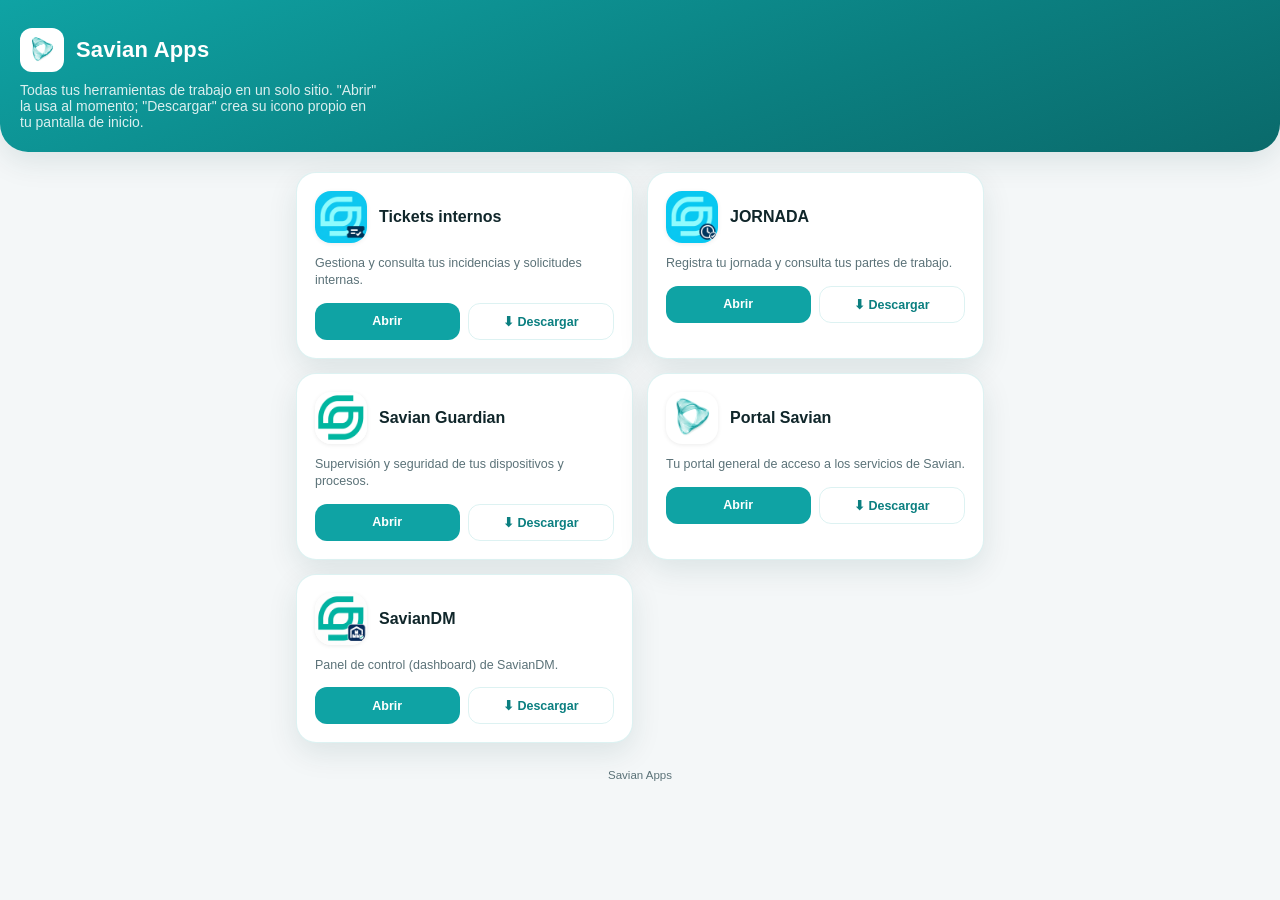
<file: interno_index.html>
<!DOCTYPE html>
<html lang="es">
<head>
<meta charset="UTF-8" />
<meta name="viewport" content="width=device-width, initial-scale=1, viewport-fit=cover, maximum-scale=1" />
<title>Savian Apps</title>
<meta name="description" content="Acceso rápido a las herramientas internas de Savian" />

<!-- PWA manifest -->
<link rel="manifest" href="interno_manifest.json" />
<meta name="theme-color" content="#0fa3a4" />
<link rel="icon" href="interno_icons/interno_favicon.png" sizes="64x64" type="image/png" />
<link rel="icon" href="interno_icons/interno_favicon-32.png" sizes="32x32" type="image/png" />

<!-- Android / Chrome / escritorio -->
<meta name="mobile-web-app-capable" content="yes" />

<!-- iOS "Añadir a pantalla de inicio" -->
<meta name="apple-mobile-web-app-capable" content="yes" />
<meta name="apple-mobile-web-app-status-bar-style" content="black-translucent" />
<meta name="apple-mobile-web-app-title" content="Savian Apps" />
<link rel="apple-touch-icon" href="interno_icons/interno_apple-touch-icon.png" />

<style>
  :root{
    --teal: #0fa3a4;
    --teal-dark: #0b7f80;
    --cyan: #14c7ee;
    --bg: #f4f7f8;
    --card: #ffffff;
    --text: #10262a;
    --muted: #5b7278;
    --border: rgba(15,163,164,0.14);
    --shadow: 0 10px 30px rgba(11,60,62,0.10);
  }
  @media (prefers-color-scheme: dark){
    :root{
      --bg: #0c1416;
      --card: #10201f;
      --text: #eef7f6;
      --muted: #9db3b3;
      --border: rgba(20,199,238,0.18);
      --shadow: 0 10px 30px rgba(0,0,0,0.45);
    }
  }
  *{ box-sizing: border-box; }
  html,body{ height:100%; }
  body{
    margin:0;
    background: var(--bg);
    color: var(--text);
    font-family: -apple-system, BlinkMacSystemFont, "Segoe UI", Roboto, Helvetica, Arial, sans-serif;
    padding-bottom: calc(24px + env(safe-area-inset-bottom));
  }
  header{
    padding: calc(28px + env(safe-area-inset-top)) 20px 22px;
    background: linear-gradient(160deg, var(--teal) 0%, var(--teal-dark) 60%, #0a6a6b 100%);
    color: #fff;
    border-radius: 0 0 28px 28px;
    box-shadow: var(--shadow);
  }
  .brand{ display:flex; align-items:center; gap:12px; }
  .brand img{ width:44px; height:44px; border-radius:12px; background:#fff; padding:5px; }
  .brand h1{ margin:0; font-size: 22px; letter-spacing: 0.2px; }
  header p{ margin: 10px 0 0; font-size: 14px; color: rgba(255,255,255,0.85); max-width: 46ch; }

  main{ max-width: 720px; margin: 0 auto; padding: 20px 16px 8px; }

  .grid{ display:grid; grid-template-columns: repeat(2, 1fr); gap: 14px; }
  @media (max-width: 420px){ .grid{ grid-template-columns: 1fr; } }

  .card{
    display:flex; flex-direction:column; gap: 10px;
    background: var(--card);
    border: 1px solid var(--border);
    border-radius: 20px;
    padding: 18px;
    box-shadow: var(--shadow);
  }
  .card-top{ display:flex; align-items:center; gap:12px; }
  .icon-wrap{
    width:52px; height:52px; border-radius: 16px; overflow:hidden;
    background:#fff; display:flex; align-items:center; justify-content:center;
    box-shadow: 0 1px 4px rgba(0,0,0,0.08); flex-shrink:0;
  }
  .icon-wrap img{ width:100%; height:100%; object-fit:cover; }
  .card h2{ margin:0; font-size: 16px; }
  .card p{ margin: 2px 0 0; font-size: 12.5px; color: var(--muted); line-height:1.35; }

  .card-actions{ display:flex; gap:8px; margin-top:4px; }
  .btn{
    flex:1;
    display:flex; align-items:center; justify-content:center; gap:6px;
    text-decoration:none;
    font-size: 12.5px; font-weight:700;
    padding: 10px 10px;
    border-radius: 12px;
    -webkit-tap-highlight-color: transparent;
    border: none;
  }
  .btn:active{ transform: scale(0.97); }
  .btn-open{ background: var(--teal); color:#fff; }
  .btn-download{ background: transparent; color: var(--teal-dark); border: 1px solid var(--border); }
  @media (prefers-color-scheme: dark){ .btn-download{ color: var(--cyan); } }

  #install-banner{
    max-width: 720px; margin: 4px auto 0; padding: 14px 16px;
    background: var(--card); border: 1px solid var(--border); border-radius: 16px;
    box-shadow: var(--shadow); display:flex; align-items:center; gap: 12px;
  }
  #install-banner.hidden{ display:none; }
  #install-banner p{ margin:0; font-size: 13px; color: var(--muted); flex:1; line-height:1.4; }
  #install-banner strong{ color: var(--text); }
  #install-btn{ background: var(--teal); color:#fff; border:none; border-radius: 12px; padding: 10px 14px; font-size: 13px; font-weight:600; white-space:nowrap; }
  #install-close{ background: transparent; border: none; color: var(--muted); font-size: 18px; line-height:1; padding: 4px; }

  footer{ text-align:center; color: var(--muted); font-size: 11.5px; padding: 26px 16px 6px; }
</style>
</head>
<body>

<header>
  <div class="brand">
    <img src="interno_assets/interno_portal-card.png" alt="" />
    <h1>Savian Apps</h1>
  </div>
  <p>Todas tus herramientas de trabajo en un solo sitio. "Abrir" la usa al momento; "Descargar" crea su icono propio en tu pantalla de inicio.</p>
</header>

<main>
  <div id="install-banner" class="hidden">
    <p id="install-text"><strong>Instala Savian Apps</strong><br/>Añádela a tu pantalla de inicio para abrirla como una app.</p>
    <button id="install-btn" type="button">Instalar</button>
    <button id="install-close" type="button" aria-label="Cerrar">✕</button>
  </div>

  <section class="grid" id="apps-grid" aria-label="Aplicaciones Savian">
    <!-- Las tarjetas se generan solas desde interno_apps.json, ver <script> más abajo -->
  </section>

  <footer>Savian Apps</footer>
</main>

<script>
  /* ════════════════════════════════════════════════════════════════
     CÓMO AÑADIR UNA NUEVA APP AL HUB (por ejemplo, una que
     desarrollemos más adelante):

     1) Abre "interno_apps.json" y añade un bloque nuevo al array
        "apps" con: id, name, shortName, description, url,
        themeColor, cardIcon e installPath. Con eso YA aparece la
        tarjeta aquí abajo, sin tocar este archivo.

     2) Para que el botón "Descargar" de esa tarjeta funcione (icono
        propio en el escritorio/pantalla de inicio), copia la carpeta
        "interno_apps/interno_template/" completa, renómbrala (por
        ejemplo "interno_apps/interno_miappnueva/"), y dentro:
          - cambia la URL en interno_index.html (constante APP_URL)
          - cambia nombre/colores en interno_manifest.json
          - sustituye los iconos interno_icon-*.png por el logo de la
            nueva app (puedes usar interno_scripts/interno_generar_iconos.py
            para generarlos automáticamente a partir de un logo).
        Esa carpeta ya trae los comentarios explicando cada paso.

     Todo lo demás (tarjetas, botón "Abrir", banner de instalación del
     hub) es automático.
     ════════════════════════════════════════════════════════════════ */

  const grid = document.getElementById("apps-grid");

  fetch("interno_apps.json")
    .then((r) => r.json())
    .then((data) => {
      data.apps.forEach((app) => {
        const card = document.createElement("div");
        card.className = "card";
        card.innerHTML = `
          <div class="card-top">
            <div class="icon-wrap"><img src="${app.cardIcon}" alt="" /></div>
            <div>
              <h2>${app.name}</h2>
            </div>
          </div>
          <p>${app.description}</p>
          <div class="card-actions">
            <a class="btn btn-open" href="${app.url}">Abrir</a>
            <a class="btn btn-download" href="${app.installPath}">⬇ Descargar</a>
          </div>
        `;
        grid.appendChild(card);
      });
    })
    .catch((err) => {
      grid.innerHTML = '<p style="color:var(--muted)">No se han podido cargar las apps (interno_apps.json).</p>';
      console.error(err);
    });

  // ---- Service worker (instalabilidad en Android/Chrome/escritorio + shell offline) ----
  if ("serviceWorker" in navigator) {
    window.addEventListener("load", () => {
      navigator.serviceWorker.register("interno_sw.js").catch(() => {});
    });
  }

  // ---- Detecta si ya se está ejecutando instalada (standalone) ----
  function isStandalone(){
    return window.matchMedia("(display-mode: standalone)").matches || window.navigator.standalone === true;
  }

  const ua = window.navigator.userAgent;
  const isIOS = /iphone|ipad|ipod/i.test(ua) || (navigator.platform === "MacIntel" && navigator.maxTouchPoints > 1);
  const isAndroid = /android/i.test(ua);

  const banner = document.getElementById("install-banner");
  const text = document.getElementById("install-text");
  const btn = document.getElementById("install-btn");
  const closeBtn = document.getElementById("install-close");

  let deferredPrompt = null;

  window.addEventListener("beforeinstallprompt", (e) => {
    e.preventDefault();
    deferredPrompt = e;
    if (!isStandalone()) showBanner();
  });

  function showBanner(){
    if (sessionStorage.getItem("savian-install-dismissed")) return;
    banner.classList.remove("hidden");
  }

  if (!isStandalone()){
    if (isIOS){
      text.innerHTML = "<strong>Instala Savian Apps</strong><br/>Toca compartir <span aria-hidden='true'>⬆️</span> y luego “Añadir a pantalla de inicio”.";
      btn.style.display = "none";
      showBanner();
    } else if (isAndroid){
      setTimeout(() => {
        if (!deferredPrompt && !isStandalone()){
          text.innerHTML = "<strong>Instala Savian Apps</strong><br/>Abre el menú ⋮ de Chrome y toca “Instalar aplicación”.";
          btn.style.display = "none";
          showBanner();
        }
      }, 2500);
    }
  }

  btn.addEventListener("click", async () => {
    if (!deferredPrompt) return;
    deferredPrompt.prompt();
    await deferredPrompt.userChoice;
    deferredPrompt = null;
    banner.classList.add("hidden");
  });

  closeBtn.addEventListener("click", () => {
    banner.classList.add("hidden");
    sessionStorage.setItem("savian-install-dismissed", "1");
  });
</script>
</body>
</html>
</file>
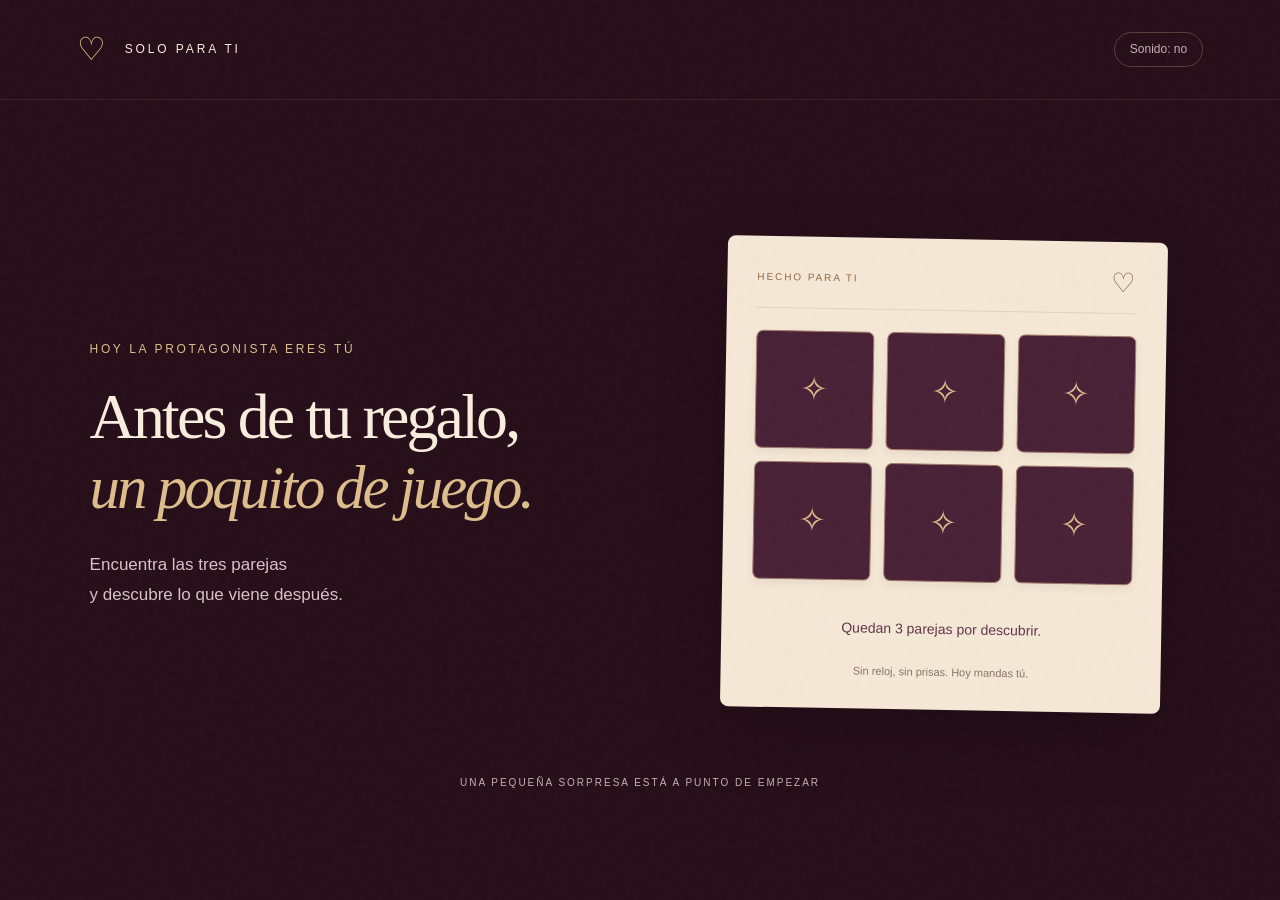
<file: regalo_index.html>
<!doctype html>
<html lang="es">
<head>
  <meta charset="utf-8">
  <meta name="viewport" content="width=device-width, initial-scale=1">
  <meta name="theme-color" content="#260e19">
  <meta name="description" content="Una pequeña sorpresa, preparada con mucho cariño. Solo para ti.">
  <meta name="robots" content="noindex, nofollow">
  <title>Una sorpresa, solo para ti ♡</title>
  <link rel="icon" href="data:image/svg+xml,%3Csvg xmlns='http://www.w3.org/2000/svg' viewBox='0 0 64 64'%3E%3Crect width='64' height='64' rx='16' fill='%23260e19'/%3E%3Ctext x='32' y='47' text-anchor='middle' font-size='48' fill='%23e3bd83'%3E%E2%99%A1%3C/text%3E%3C/svg%3E">
  <link rel="stylesheet" href="regalo_estilo.css">
  <script src="regalo_sorpresa.js" defer></script>
</head>
<body class="prelude">
  <div class="grain" aria-hidden="true"></div>
  <div id="confetti" aria-hidden="true"></div>
  <header class="masthead"><span class="brand"><span aria-hidden="true">♡</span> SOLO PARA TI</span><button class="sound" id="sound" type="button" aria-pressed="false">Sonido: no</button></header>
  <main>
    <section id="game-screen" class="screen game-screen" aria-labelledby="game-title">
      <div class="game-intro"><p class="eyebrow">HOY LA PROTAGONISTA ERES TÚ</p><h1 id="game-title" tabindex="-1">Antes de tu regalo,<br> <em>un poquito de juego.</em></h1><p class="lead">Encuentra las tres parejas<br> y descubre lo que viene después.</p></div>
      <div class="game-board"><div class="game-board-top"><span>HECHO PARA TI</span><span aria-hidden="true">♡</span></div><div id="cards" class="cards"></div><p id="game-status" aria-live="polite">Quedan 3 parejas por descubrir.</p><p class="game-foot">Sin reloj, sin prisas. Hoy mandas tú.</p></div>
      <p class="prelude-foot">UNA PEQUEÑA SORPRESA ESTÁ A PUNTO DE EMPEZAR</p>
    </section>
    <section id="birthday-screen" class="screen birthday-screen" aria-labelledby="birthday-title" hidden>
      <p class="eyebrow">PIDE UN DESEO, CUMPLEAÑERA</p><h1 id="birthday-title" tabindex="-1">25 vueltas al sol.<br> <em>Y lo mejor está por venir.</em></h1>
      <div class="birthday-scene"><div class="cake-glow" aria-hidden="true"></div><img class="birthday-cake" src="regalo_tarta.png" width="1024" height="1024" alt="Tarta de cumpleaños con las velas doradas 25 encendidas"><button id="little-gift" class="little-gift" type="button" aria-label="Abrir la cajita que está al lado de la tarta"><span class="little-gift-hint">Psst… esto es para ti ♡</span><img src="regalo_caja.png" width="720" height="720" alt="Una pequeña caja de regalo burdeos con lazo dorado"><span class="little-gift-label">TOCA TU REGALITO</span></button></div>
      <p class="birthday-wish">Feliz cumpleaños, mi persona favorita. <span aria-hidden="true">♡</span></p>
    </section>
    <section id="box-screen" class="screen intro" aria-labelledby="intro-title" hidden>
      <div class="intro-copy"><p class="eyebrow">HAY ALGO QUE QUIERO DARTE</p><h1 id="intro-title" tabindex="-1">Lo bonito<br> se hace <em>esperar.</em></h1><p class="lead">Y esta pequeña caja<br> guarda algo muy bonito para ti.</p><span class="small-love">Hecho con una dosis extra de cariño <span aria-hidden="true">♡</span></span></div>
      <div class="gift-area"><div class="orbit" aria-hidden="true"></div><span class="spark spark-one" aria-hidden="true">✧</span><span class="spark spark-two" aria-hidden="true">✦</span><span class="gift-caption" aria-hidden="true">un poquito de paciencia…</span><button id="gift" class="gift" type="button" aria-label="Toca la caja para abrir tu regalo. Faltan 18 toques."><img src="regalo_caja.png" alt="Una caja de regalo burdeos con un lazo dorado" width="720" height="720" fetchpriority="high"><span class="gift-tap">TOCA LA CAJITA <span aria-hidden="true">♡</span></span></button><div class="opening-progress"><p id="tap-message" aria-live="polite">Los regalos buenos se abren con ganas.</p><div class="progress-track" role="progressbar" aria-label="Progreso para abrir el regalo" aria-valuemin="0" aria-valuemax="18" aria-valuenow="0"><span id="progress-fill"></span></div><p class="count"><span id="count">0</span> / 18 toquecitos de amor</p></div></div>
    </section>
    <section id="envelope-screen" class="screen envelope-screen" aria-labelledby="envelope-title" hidden>
      <p class="eyebrow">LAS MEJORES COSAS EMPIEZAN ASÍ</p><h1 id="envelope-title" tabindex="-1">Antes, unas <em>palabras.</em></h1><p class="lead">Hay una nota con tu nombre.<br> Bueno, con algo todavía mejor.</p>
      <button id="envelope" class="envelope" type="button" aria-label="Abre el sobre y lee la nota"><span class="envelope-paper">Para mi persona favorita</span><span class="envelope-fold"></span><span class="seal" aria-hidden="true">♡</span></button><p class="envelope-instruction">Toca el corazón para abrir el sobre</p>
    </section>
    <section id="note-screen" class="screen note-screen" aria-labelledby="note-title" hidden>
      <article class="letter"><span class="letter-mark" aria-hidden="true">♡</span><p class="eyebrow">UNA NOTA PARA TI</p><h1 id="note-title" tabindex="-1">Nalgona,</h1><p>Este año he decidido dejar los regalos de Temu en el carrito, para regalarte este regalito.</p><p>Y no me refiero al pareado que me acabo de tirar, me refiero a la experiencia que te voy a regalar.</p><p class="signature">Besos,<br> tu amado y querido guapetón</p><div class="letter-bottom"><button id="reveal" class="button dark-button" type="button">Quitar la nota y descubrirlo</button></div></article>
    </section>
    <section id="reveal-screen" class="reveal-screen" aria-labelledby="reveal-title" hidden>
      <div class="reveal-hero"><img src="regalo_aire.png" class="pool-photo" alt="Baños de AIRE Almería, con una piscina entre paredes de ladrillo y velas" width="1536" height="1024"><div class="hero-shade"></div><div class="hero-copy"><p class="eyebrow">AHORA SÍ. TU REGALO.</p><h1 id="reveal-title" tabindex="-1">Un respiro.<br> Un mimo.<br> <em>Un momento para ti.</em></h1><p>Baños termales y un masaje relajante<br> en AIRE Ancient Baths Almería.</p><a class="discover-link" href="#experience">Descubre tu experiencia <span aria-hidden="true">↓</span></a></div><span class="hero-side">EL LUJO DE PARAR EL TIEMPO</span></div>
      <div id="experience" class="experience"><div class="experience-heading"><p class="eyebrow">TE MERECES ESTO, Y MUCHO MÁS</p><h2>Modo desconexión: <em>activado.</em></h2><p>Agua calentita, luz de velas y ese maravilloso<br class="desktop-break"> momento en el que no tienes que hacer absolutamente nada.</p></div>
        <div class="experience-grid"><figure class="massage-photo"><img src="regalo_masaje.png" alt="Masaje corporal relajante en un ambiente cálido" width="1536" height="1024" loading="lazy"><figcaption>Tu única tarea: dejarte cuidar.</figcaption></figure><article class="ticket"><div class="ticket-top"><span>UNA EXPERIENCIA PARA RECORDAR</span><span aria-hidden="true">✦</span></div><p class="eyebrow">AIRE · ALMERÍA</p><h3>Ancient<br> <em>Relaxing Massage</em></h3><p class="ticket-description">El regalo perfecto para bajar el ritmo<br> y disfrutar con todos los sentidos.</p><dl><div><dt>El plan</dt><dd>Baños termales + masaje</dd></div><div><dt>El masaje</dt><dd>30 minutos de relax</dd></div><div><dt>La experiencia</dt><dd>120 minutos en total</dd></div><div class="date-row"><dt>La fecha</dt><dd>La elegimos juntos ♡</dd></div></dl><p class="ticket-foot">Un regalo pensado con mucho cariño.<br> La fecha y la reserva quedan por concretar.</p></article></div>
        <div class="closing"><span class="closing-star" aria-hidden="true">✧</span><h2>Menos cosas.<br> <em>Más momentos bonitos.</em></h2><p>Y este es solo para ti.</p><div class="closing-actions"><button id="read-note" class="text-button" type="button">Volver a leer la nota</button></div></div>
      </div><footer class="reveal-footer"><span>CON AMOR, DE MÍ PARA TI.</span><button id="restart" class="text-button" type="button">Volver a empezar la sorpresa</button></footer>
    </section>
  </main>
  <nav class="journey" aria-label="Pasos de la sorpresa"><span class="current" id="step-1" aria-current="step">01 <b>LA CAJA</b></span><i></i><span id="step-2">02 <b>LA NOTA</b></span><i></i><span id="step-3">03 <b>LA SORPRESA</b></span></nav>
  <noscript><div class="no-js">Para abrir la sorpresa, activa JavaScript en tu navegador.</div></noscript>
</body>
</html>
</file>
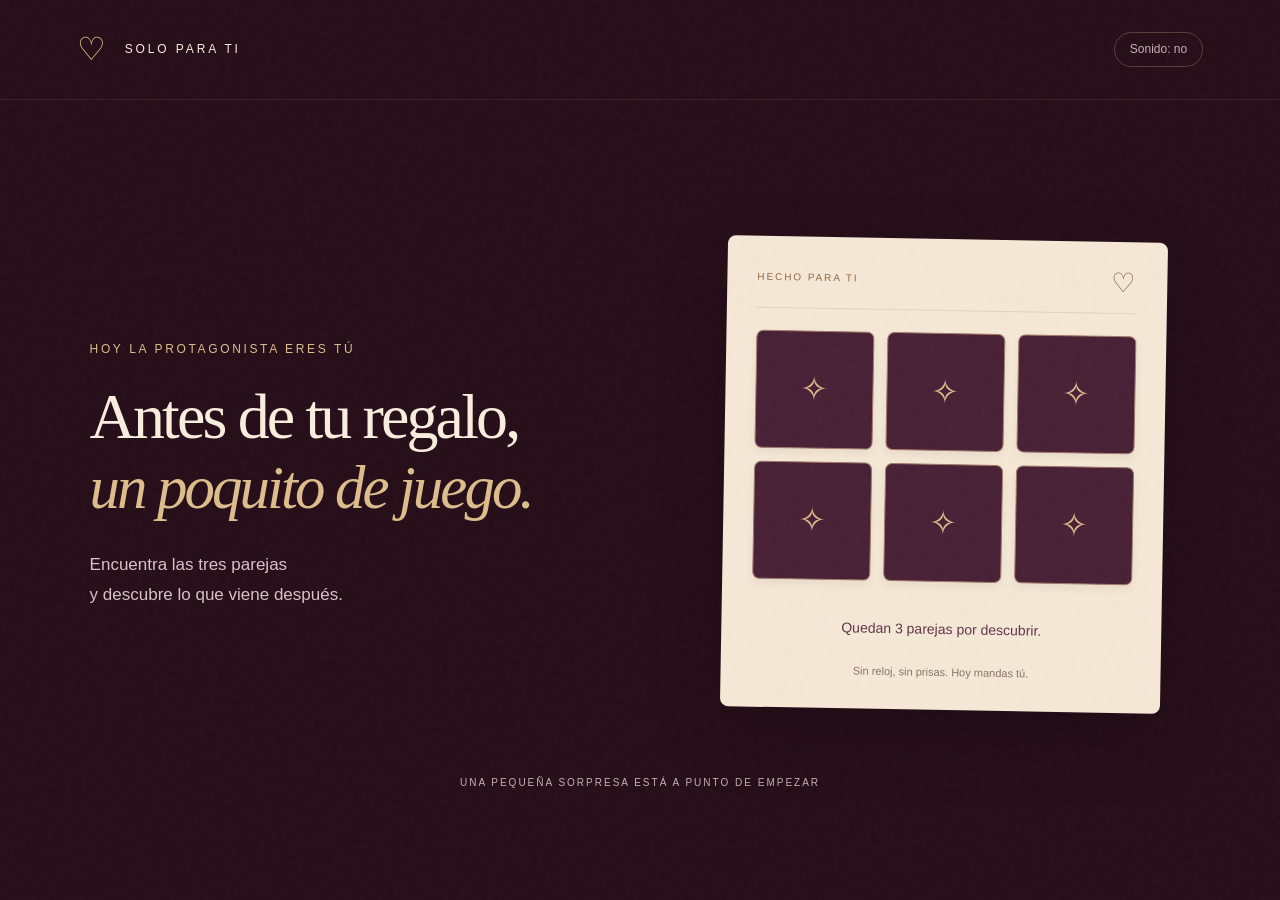
<file: regalo_inicio.html>
<!doctype html>
<html lang="es"><head><meta charset="utf-8"><meta name="viewport" content="width=device-width,initial-scale=1"><meta http-equiv="refresh" content="0;url=regalo_index.html"><title>Tu sorpresa</title><script>location.replace("regalo_index.html"+location.hash)</script></head><body><a href="regalo_index.html">Abrir tu sorpresa</a></body></html>
</file>
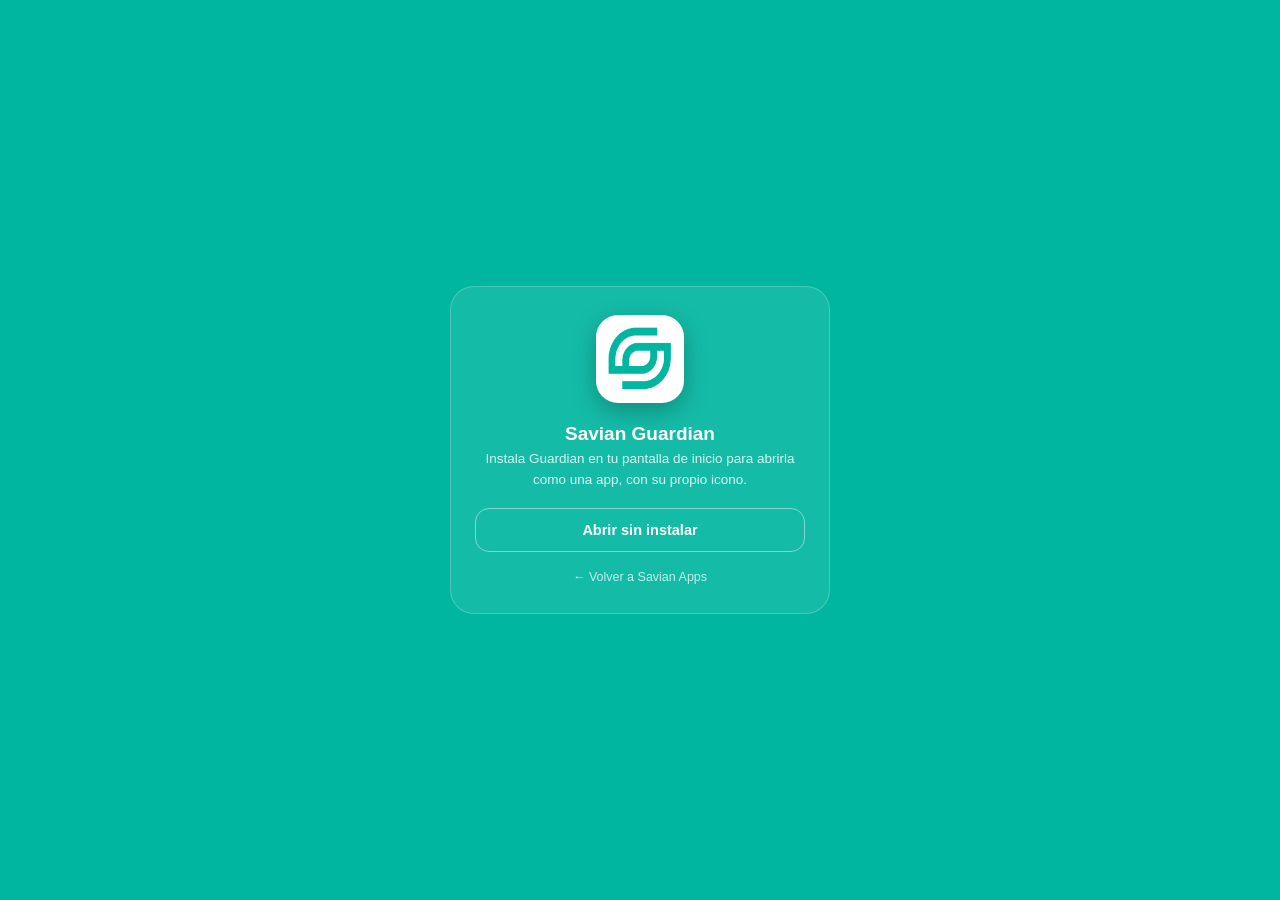
<file: interno_apps/interno_guardian/interno_index.html>
<!DOCTYPE html>
<html lang="es">
<head>
<meta charset="UTF-8" />
<meta name="viewport" content="width=device-width, initial-scale=1, viewport-fit=cover, maximum-scale=1" />
<title>Savian Guardian</title>

<!--
  ══════════════════════════════════════════════════════════════════
  Mini-lanzador instalable de "Savian Guardian".
  No es la herramienta en sí: es una página mínima, propia de Savian
  Apps, cuyo único trabajo es:
    1) Si ya está instalada (abierta desde su icono en el escritorio/
       pantalla de inicio) -> te manda directa a la web real, sin
       enseñar nada de esto.
    2) Si NO está instalada todavía (la abriste desde el botón
       "Descargar" del hub) -> te enseña cómo instalarla, con el
       nombre y el logo de "Savian Guardian".
  Así cada app puede tener su propio icono independiente en el
  escritorio/pantalla de inicio, aunque en realidad todas sean webs.
  ══════════════════════════════════════════════════════════════════
-->

<link rel="manifest" href="interno_manifest.json" />
<meta name="theme-color" content="#00b6a0" />
<meta name="mobile-web-app-capable" content="yes" />
<meta name="apple-mobile-web-app-capable" content="yes" />
<meta name="apple-mobile-web-app-status-bar-style" content="black-translucent" />
<meta name="apple-mobile-web-app-title" content="Guardian" />
<link rel="apple-touch-icon" href="interno_apple-touch-icon.png" />
<link rel="icon" href="interno_favicon.png" sizes="64x64" type="image/png" />

<style>
  :root{ --theme: #00b6a0; }
  *{ box-sizing:border-box; }
  html,body{ height:100%; }
  body{
    margin:0;
    min-height:100%;
    display:flex; align-items:center; justify-content:center;
    background: var(--theme);
    font-family:-apple-system,BlinkMacSystemFont,"Segoe UI",Roboto,Helvetica,Arial,sans-serif;
    color:#fff;
    padding: 24px;
    padding-top: calc(24px + env(safe-area-inset-top));
    padding-bottom: calc(24px + env(safe-area-inset-bottom));
  }
  .box{
    width:100%; max-width:380px;
    background: rgba(255,255,255,0.08);
    border:1px solid rgba(255,255,255,0.22);
    border-radius:24px;
    padding:28px 24px;
    text-align:center;
    backdrop-filter: blur(6px);
  }
  .box img{
    width:88px; height:88px; border-radius:22px;
    background:#fff;
    padding:8px;
    box-shadow:0 8px 24px rgba(0,0,0,0.25);
  }
  .box h1{ font-size:19px; margin:16px 0 4px; }
  .box p{ font-size:13.5px; line-height:1.5; color:rgba(255,255,255,0.85); margin:0 0 18px; }
  .btn{
    display:block; width:100%;
    padding:13px 16px; margin-top:10px;
    border-radius:14px; border:none;
    font-size:14.5px; font-weight:600;
    text-decoration:none; cursor:pointer;
  }
  .btn-primary{ background:#fff; color: var(--theme); }
  .btn-ghost{ background:transparent; color:#fff; border:1px solid rgba(255,255,255,0.45); }
  .steps{ text-align:left; font-size:13px; line-height:1.6; color:rgba(255,255,255,0.9); margin:14px 0 0; padding-left:18px; }
  .back{ display:inline-block; margin-top:18px; font-size:12.5px; color:rgba(255,255,255,0.75); text-decoration:none; }
  .hidden{ display:none !important; }
</style>
</head>
<body>
  <div class="box">
    <img src="interno_icon-512.png" alt="" />
    <h1>Savian Guardian</h1>
    <p id="msg">Instala Guardian en tu pantalla de inicio para abrirla como una app, con su propio icono.</p>

    <button id="install-btn" class="btn btn-primary hidden" type="button">Instalar Guardian</button>
    <ol id="ios-steps" class="steps hidden">
      <li>Toca el icono de compartir <strong>⬆️</strong> en la barra de Safari.</li>
      <li>Elige <strong>"Añadir a pantalla de inicio"</strong>.</li>
      <li>Confirma arriba a la derecha.</li>
    </ol>
    <ol id="generic-steps" class="steps hidden">
      <li>Abre el menú del navegador (⋮ o •••).</li>
      <li>Toca <strong>"Instalar aplicación"</strong> o <strong>"Añadir a pantalla de inicio"</strong>.</li>
    </ol>

    <a class="btn btn-ghost" href="https://my.savian.ai/guardian">Abrir sin instalar</a>
    <a class="back" href="../../interno_index.html">← Volver a Savian Apps</a>
  </div>

<script>
  // ── EJEMPLO DE CONFIGURACIÓN: esto es lo único que cambia de una
  // app a otra. Si copias esta carpeta para una app nueva, ajusta
  // solo esta constante (y los textos de arriba, y el manifest.json,
  // y los iconos) — el resto del script es siempre igual.
  const APP_URL = "https://my.savian.ai/guardian";

  function isStandalone(){
    return window.matchMedia("(display-mode: standalone)").matches || window.navigator.standalone === true;
  }

  if (isStandalone()){
    // Ya está instalada: esta pantalla no se ve nunca, pasamos directos a la herramienta real.
    location.replace(APP_URL);
  } else {
    const ua = navigator.userAgent;
    const isIOS = /iphone|ipad|ipod/i.test(ua) || (navigator.platform === "MacIntel" && navigator.maxTouchPoints > 1);
    const installBtn = document.getElementById("install-btn");
    let deferredPrompt = null;

    window.addEventListener("beforeinstallprompt", (e) => {
      e.preventDefault();
      deferredPrompt = e;
      installBtn.classList.remove("hidden");
    });

    installBtn.addEventListener("click", async () => {
      if (!deferredPrompt) return;
      deferredPrompt.prompt();
      await deferredPrompt.userChoice;
      deferredPrompt = null;
      installBtn.classList.add("hidden");
    });

    if (isIOS){
      document.getElementById("ios-steps").classList.remove("hidden");
    } else {
      // Si a los 2s Chrome no ha ofrecido el prompt nativo, mostramos el paso a paso manual.
      setTimeout(() => {
        if (!deferredPrompt) document.getElementById("generic-steps").classList.remove("hidden");
      }, 2000);
    }
  }
</script>
</body>
</html>
</file>
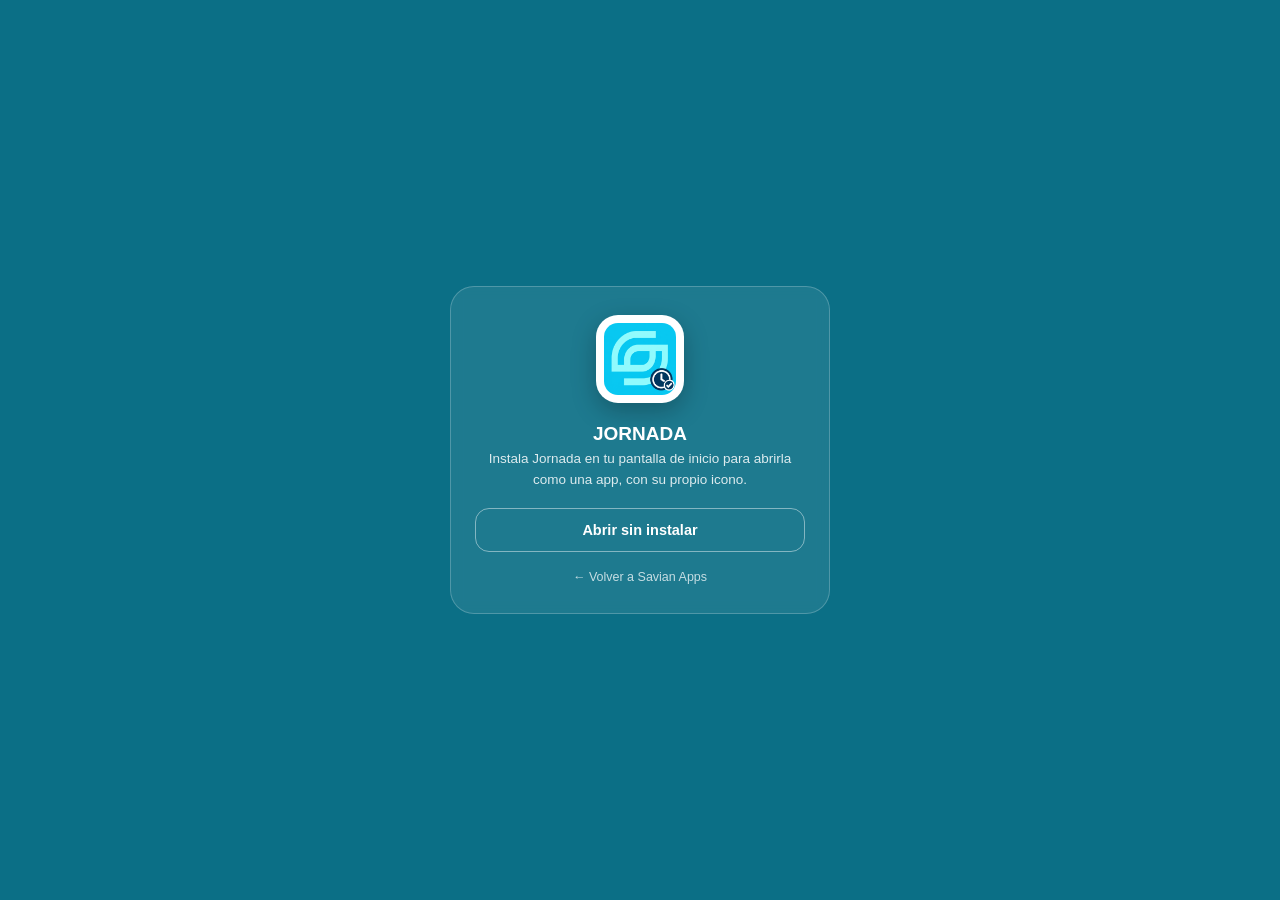
<file: interno_apps/interno_jornada/interno_index.html>
<!DOCTYPE html>
<html lang="es">
<head>
<meta charset="UTF-8" />
<meta name="viewport" content="width=device-width, initial-scale=1, viewport-fit=cover, maximum-scale=1" />
<title>JORNADA</title>

<!--
  ══════════════════════════════════════════════════════════════════
  Mini-lanzador instalable de "JORNADA".
  No es la herramienta en sí: es una página mínima, propia de Savian
  Apps, cuyo único trabajo es:
    1) Si ya está instalada (abierta desde su icono en el escritorio/
       pantalla de inicio) -> te manda directa a la web real, sin
       enseñar nada de esto.
    2) Si NO está instalada todavía (la abriste desde el botón
       "Descargar" del hub) -> te enseña cómo instalarla, con el
       nombre y el logo de "JORNADA".
  Así cada app puede tener su propio icono independiente en el
  escritorio/pantalla de inicio, aunque en realidad todas sean webs.
  ══════════════════════════════════════════════════════════════════
-->

<link rel="manifest" href="interno_manifest.json" />
<meta name="theme-color" content="#0b6f86" />
<meta name="mobile-web-app-capable" content="yes" />
<meta name="apple-mobile-web-app-capable" content="yes" />
<meta name="apple-mobile-web-app-status-bar-style" content="black-translucent" />
<meta name="apple-mobile-web-app-title" content="Jornada" />
<link rel="apple-touch-icon" href="interno_apple-touch-icon.png" />
<link rel="icon" href="interno_favicon.png" sizes="64x64" type="image/png" />

<style>
  :root{ --theme: #0b6f86; }
  *{ box-sizing:border-box; }
  html,body{ height:100%; }
  body{
    margin:0;
    min-height:100%;
    display:flex; align-items:center; justify-content:center;
    background: var(--theme);
    font-family:-apple-system,BlinkMacSystemFont,"Segoe UI",Roboto,Helvetica,Arial,sans-serif;
    color:#fff;
    padding: 24px;
    padding-top: calc(24px + env(safe-area-inset-top));
    padding-bottom: calc(24px + env(safe-area-inset-bottom));
  }
  .box{
    width:100%; max-width:380px;
    background: rgba(255,255,255,0.08);
    border:1px solid rgba(255,255,255,0.22);
    border-radius:24px;
    padding:28px 24px;
    text-align:center;
    backdrop-filter: blur(6px);
  }
  .box img{
    width:88px; height:88px; border-radius:22px;
    background:#fff;
    padding:8px;
    box-shadow:0 8px 24px rgba(0,0,0,0.25);
  }
  .box h1{ font-size:19px; margin:16px 0 4px; }
  .box p{ font-size:13.5px; line-height:1.5; color:rgba(255,255,255,0.85); margin:0 0 18px; }
  .btn{
    display:block; width:100%;
    padding:13px 16px; margin-top:10px;
    border-radius:14px; border:none;
    font-size:14.5px; font-weight:600;
    text-decoration:none; cursor:pointer;
  }
  .btn-primary{ background:#fff; color: var(--theme); }
  .btn-ghost{ background:transparent; color:#fff; border:1px solid rgba(255,255,255,0.45); }
  .steps{ text-align:left; font-size:13px; line-height:1.6; color:rgba(255,255,255,0.9); margin:14px 0 0; padding-left:18px; }
  .back{ display:inline-block; margin-top:18px; font-size:12.5px; color:rgba(255,255,255,0.75); text-decoration:none; }
  .hidden{ display:none !important; }
</style>
</head>
<body>
  <div class="box">
    <img src="interno_icon-512.png" alt="" />
    <h1>JORNADA</h1>
    <p id="msg">Instala Jornada en tu pantalla de inicio para abrirla como una app, con su propio icono.</p>

    <button id="install-btn" class="btn btn-primary hidden" type="button">Instalar Jornada</button>
    <ol id="ios-steps" class="steps hidden">
      <li>Toca el icono de compartir <strong>⬆️</strong> en la barra de Safari.</li>
      <li>Elige <strong>"Añadir a pantalla de inicio"</strong>.</li>
      <li>Confirma arriba a la derecha.</li>
    </ol>
    <ol id="generic-steps" class="steps hidden">
      <li>Abre el menú del navegador (⋮ o •••).</li>
      <li>Toca <strong>"Instalar aplicación"</strong> o <strong>"Añadir a pantalla de inicio"</strong>.</li>
    </ol>

    <a class="btn btn-ghost" href="https://app-saviansensor-manager-bdafetg6d6hrhyfh.northeurope-01.azurewebsites.net/mi-trabajo/partes#splash">Abrir sin instalar</a>
    <a class="back" href="../../interno_index.html">← Volver a Savian Apps</a>
  </div>

<script>
  // ── EJEMPLO DE CONFIGURACIÓN: esto es lo único que cambia de una
  // app a otra. Si copias esta carpeta para una app nueva, ajusta
  // solo esta constante (y los textos de arriba, y el manifest.json,
  // y los iconos) — el resto del script es siempre igual.
  const APP_URL = "https://app-saviansensor-manager-bdafetg6d6hrhyfh.northeurope-01.azurewebsites.net/mi-trabajo/partes#splash";

  function isStandalone(){
    return window.matchMedia("(display-mode: standalone)").matches || window.navigator.standalone === true;
  }

  if (isStandalone()){
    // Ya está instalada: esta pantalla no se ve nunca, pasamos directos a la herramienta real.
    location.replace(APP_URL);
  } else {
    const ua = navigator.userAgent;
    const isIOS = /iphone|ipad|ipod/i.test(ua) || (navigator.platform === "MacIntel" && navigator.maxTouchPoints > 1);
    const installBtn = document.getElementById("install-btn");
    let deferredPrompt = null;

    window.addEventListener("beforeinstallprompt", (e) => {
      e.preventDefault();
      deferredPrompt = e;
      installBtn.classList.remove("hidden");
    });

    installBtn.addEventListener("click", async () => {
      if (!deferredPrompt) return;
      deferredPrompt.prompt();
      await deferredPrompt.userChoice;
      deferredPrompt = null;
      installBtn.classList.add("hidden");
    });

    if (isIOS){
      document.getElementById("ios-steps").classList.remove("hidden");
    } else {
      // Si a los 2s Chrome no ha ofrecido el prompt nativo, mostramos el paso a paso manual.
      setTimeout(() => {
        if (!deferredPrompt) document.getElementById("generic-steps").classList.remove("hidden");
      }, 2000);
    }
  }
</script>
</body>
</html>
</file>
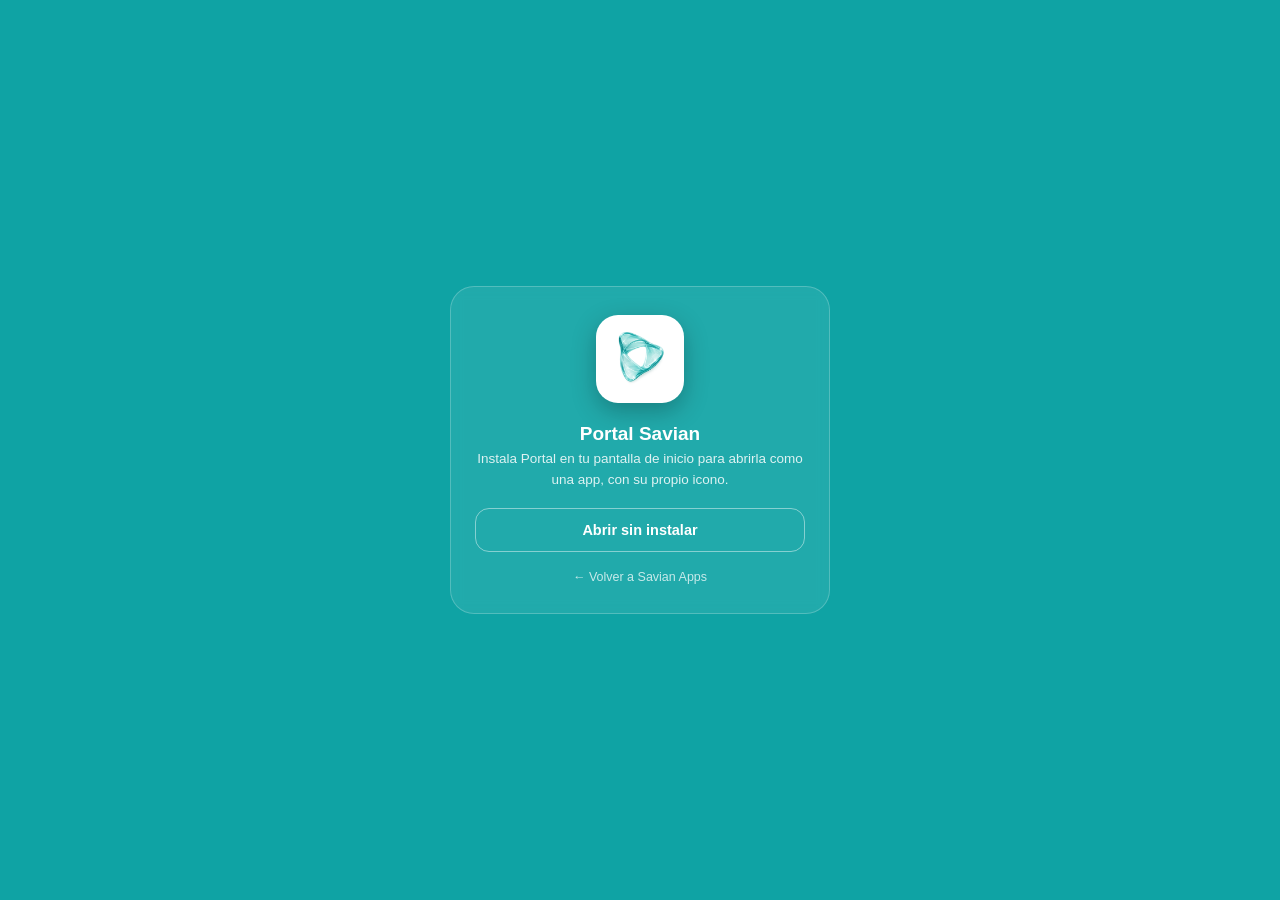
<file: interno_apps/interno_portal/interno_index.html>
<!DOCTYPE html>
<html lang="es">
<head>
<meta charset="UTF-8" />
<meta name="viewport" content="width=device-width, initial-scale=1, viewport-fit=cover, maximum-scale=1" />
<title>Portal Savian</title>

<!--
  ══════════════════════════════════════════════════════════════════
  Mini-lanzador instalable de "Portal Savian".
  No es la herramienta en sí: es una página mínima, propia de Savian
  Apps, cuyo único trabajo es:
    1) Si ya está instalada (abierta desde su icono en el escritorio/
       pantalla de inicio) -> te manda directa a la web real, sin
       enseñar nada de esto.
    2) Si NO está instalada todavía (la abriste desde el botón
       "Descargar" del hub) -> te enseña cómo instalarla, con el
       nombre y el logo de "Portal Savian".
  Así cada app puede tener su propio icono independiente en el
  escritorio/pantalla de inicio, aunque en realidad todas sean webs.
  ══════════════════════════════════════════════════════════════════
-->

<link rel="manifest" href="interno_manifest.json" />
<meta name="theme-color" content="#0fa3a4" />
<meta name="mobile-web-app-capable" content="yes" />
<meta name="apple-mobile-web-app-capable" content="yes" />
<meta name="apple-mobile-web-app-status-bar-style" content="black-translucent" />
<meta name="apple-mobile-web-app-title" content="Portal" />
<link rel="apple-touch-icon" href="interno_apple-touch-icon.png" />
<link rel="icon" href="interno_favicon.png" sizes="64x64" type="image/png" />

<style>
  :root{ --theme: #0fa3a4; }
  *{ box-sizing:border-box; }
  html,body{ height:100%; }
  body{
    margin:0;
    min-height:100%;
    display:flex; align-items:center; justify-content:center;
    background: var(--theme);
    font-family:-apple-system,BlinkMacSystemFont,"Segoe UI",Roboto,Helvetica,Arial,sans-serif;
    color:#fff;
    padding: 24px;
    padding-top: calc(24px + env(safe-area-inset-top));
    padding-bottom: calc(24px + env(safe-area-inset-bottom));
  }
  .box{
    width:100%; max-width:380px;
    background: rgba(255,255,255,0.08);
    border:1px solid rgba(255,255,255,0.22);
    border-radius:24px;
    padding:28px 24px;
    text-align:center;
    backdrop-filter: blur(6px);
  }
  .box img{
    width:88px; height:88px; border-radius:22px;
    background:#fff;
    padding:8px;
    box-shadow:0 8px 24px rgba(0,0,0,0.25);
  }
  .box h1{ font-size:19px; margin:16px 0 4px; }
  .box p{ font-size:13.5px; line-height:1.5; color:rgba(255,255,255,0.85); margin:0 0 18px; }
  .btn{
    display:block; width:100%;
    padding:13px 16px; margin-top:10px;
    border-radius:14px; border:none;
    font-size:14.5px; font-weight:600;
    text-decoration:none; cursor:pointer;
  }
  .btn-primary{ background:#fff; color: var(--theme); }
  .btn-ghost{ background:transparent; color:#fff; border:1px solid rgba(255,255,255,0.45); }
  .steps{ text-align:left; font-size:13px; line-height:1.6; color:rgba(255,255,255,0.9); margin:14px 0 0; padding-left:18px; }
  .back{ display:inline-block; margin-top:18px; font-size:12.5px; color:rgba(255,255,255,0.75); text-decoration:none; }
  .hidden{ display:none !important; }
</style>
</head>
<body>
  <div class="box">
    <img src="interno_icon-512.png" alt="" />
    <h1>Portal Savian</h1>
    <p id="msg">Instala Portal en tu pantalla de inicio para abrirla como una app, con su propio icono.</p>

    <button id="install-btn" class="btn btn-primary hidden" type="button">Instalar Portal</button>
    <ol id="ios-steps" class="steps hidden">
      <li>Toca el icono de compartir <strong>⬆️</strong> en la barra de Safari.</li>
      <li>Elige <strong>"Añadir a pantalla de inicio"</strong>.</li>
      <li>Confirma arriba a la derecha.</li>
    </ol>
    <ol id="generic-steps" class="steps hidden">
      <li>Abre el menú del navegador (⋮ o •••).</li>
      <li>Toca <strong>"Instalar aplicación"</strong> o <strong>"Añadir a pantalla de inicio"</strong>.</li>
    </ol>

    <a class="btn btn-ghost" href="https://portal.savian.ai">Abrir sin instalar</a>
    <a class="back" href="../../interno_index.html">← Volver a Savian Apps</a>
  </div>

<script>
  // ── EJEMPLO DE CONFIGURACIÓN: esto es lo único que cambia de una
  // app a otra. Si copias esta carpeta para una app nueva, ajusta
  // solo esta constante (y los textos de arriba, y el manifest.json,
  // y los iconos) — el resto del script es siempre igual.
  const APP_URL = "https://portal.savian.ai";

  function isStandalone(){
    return window.matchMedia("(display-mode: standalone)").matches || window.navigator.standalone === true;
  }

  if (isStandalone()){
    // Ya está instalada: esta pantalla no se ve nunca, pasamos directos a la herramienta real.
    location.replace(APP_URL);
  } else {
    const ua = navigator.userAgent;
    const isIOS = /iphone|ipad|ipod/i.test(ua) || (navigator.platform === "MacIntel" && navigator.maxTouchPoints > 1);
    const installBtn = document.getElementById("install-btn");
    let deferredPrompt = null;

    window.addEventListener("beforeinstallprompt", (e) => {
      e.preventDefault();
      deferredPrompt = e;
      installBtn.classList.remove("hidden");
    });

    installBtn.addEventListener("click", async () => {
      if (!deferredPrompt) return;
      deferredPrompt.prompt();
      await deferredPrompt.userChoice;
      deferredPrompt = null;
      installBtn.classList.add("hidden");
    });

    if (isIOS){
      document.getElementById("ios-steps").classList.remove("hidden");
    } else {
      // Si a los 2s Chrome no ha ofrecido el prompt nativo, mostramos el paso a paso manual.
      setTimeout(() => {
        if (!deferredPrompt) document.getElementById("generic-steps").classList.remove("hidden");
      }, 2000);
    }
  }
</script>
</body>
</html>
</file>
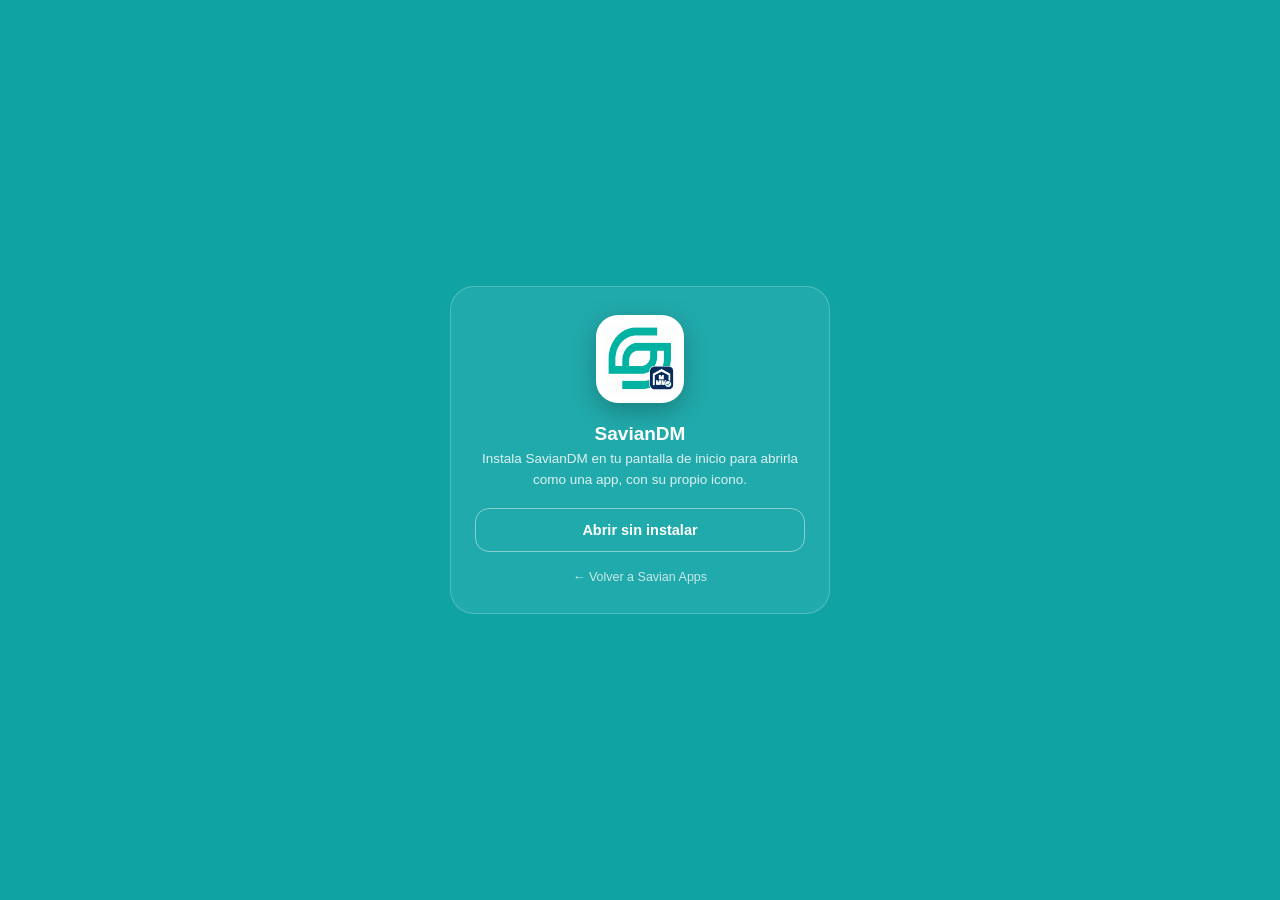
<file: interno_apps/interno_saviandm/interno_index.html>
<!DOCTYPE html>
<html lang="es">
<head>
<meta charset="UTF-8" />
<meta name="viewport" content="width=device-width, initial-scale=1, viewport-fit=cover, maximum-scale=1" />
<title>SavianDM</title>

<!--
  ══════════════════════════════════════════════════════════════════
  Mini-lanzador instalable de "SavianDM".
  No es la herramienta en sí: es una página mínima, propia de Savian
  Apps, cuyo único trabajo es:
    1) Si ya está instalada (abierta desde su icono en el escritorio/
       pantalla de inicio) -> te manda directa a la web real, sin
       enseñar nada de esto.
    2) Si NO está instalada todavía (la abriste desde el botón
       "Descargar" del hub) -> te enseña cómo instalarla, con el
       nombre y el logo de "SavianDM".
  Así cada app puede tener su propio icono independiente en el
  escritorio/pantalla de inicio, aunque en realidad todas sean webs.
  ══════════════════════════════════════════════════════════════════
-->

<link rel="manifest" href="interno_manifest.json" />
<meta name="theme-color" content="#0fa3a4" />
<meta name="mobile-web-app-capable" content="yes" />
<meta name="apple-mobile-web-app-capable" content="yes" />
<meta name="apple-mobile-web-app-status-bar-style" content="black-translucent" />
<meta name="apple-mobile-web-app-title" content="SavianDM" />
<link rel="apple-touch-icon" href="interno_apple-touch-icon.png" />
<link rel="icon" href="interno_favicon.png" sizes="64x64" type="image/png" />

<style>
  :root{ --theme: #0fa3a4; }
  *{ box-sizing:border-box; }
  html,body{ height:100%; }
  body{
    margin:0;
    min-height:100%;
    display:flex; align-items:center; justify-content:center;
    background: var(--theme);
    font-family:-apple-system,BlinkMacSystemFont,"Segoe UI",Roboto,Helvetica,Arial,sans-serif;
    color:#fff;
    padding: 24px;
    padding-top: calc(24px + env(safe-area-inset-top));
    padding-bottom: calc(24px + env(safe-area-inset-bottom));
  }
  .box{
    width:100%; max-width:380px;
    background: rgba(255,255,255,0.08);
    border:1px solid rgba(255,255,255,0.22);
    border-radius:24px;
    padding:28px 24px;
    text-align:center;
    backdrop-filter: blur(6px);
  }
  .box img{
    width:88px; height:88px; border-radius:22px;
    background:#fff;
    padding:8px;
    box-shadow:0 8px 24px rgba(0,0,0,0.25);
  }
  .box h1{ font-size:19px; margin:16px 0 4px; }
  .box p{ font-size:13.5px; line-height:1.5; color:rgba(255,255,255,0.85); margin:0 0 18px; }
  .btn{
    display:block; width:100%;
    padding:13px 16px; margin-top:10px;
    border-radius:14px; border:none;
    font-size:14.5px; font-weight:600;
    text-decoration:none; cursor:pointer;
  }
  .btn-primary{ background:#fff; color: var(--theme); }
  .btn-ghost{ background:transparent; color:#fff; border:1px solid rgba(255,255,255,0.45); }
  .steps{ text-align:left; font-size:13px; line-height:1.6; color:rgba(255,255,255,0.9); margin:14px 0 0; padding-left:18px; }
  .back{ display:inline-block; margin-top:18px; font-size:12.5px; color:rgba(255,255,255,0.75); text-decoration:none; }
  .hidden{ display:none !important; }
</style>
</head>
<body>
  <div class="box">
    <img src="interno_icon-512.png" alt="" />
    <h1>SavianDM</h1>
    <p id="msg">Instala SavianDM en tu pantalla de inicio para abrirla como una app, con su propio icono.</p>

    <button id="install-btn" class="btn btn-primary hidden" type="button">Instalar SavianDM</button>
    <ol id="ios-steps" class="steps hidden">
      <li>Toca el icono de compartir <strong>⬆️</strong> en la barra de Safari.</li>
      <li>Elige <strong>"Añadir a pantalla de inicio"</strong>.</li>
      <li>Confirma arriba a la derecha.</li>
    </ol>
    <ol id="generic-steps" class="steps hidden">
      <li>Abre el menú del navegador (⋮ o •••).</li>
      <li>Toca <strong>"Instalar aplicación"</strong> o <strong>"Añadir a pantalla de inicio"</strong>.</li>
    </ol>

    <a class="btn btn-ghost" href="https://saviandm.tijolab.com/dashboard">Abrir sin instalar</a>
    <a class="back" href="../../interno_index.html">← Volver a Savian Apps</a>
  </div>

<script>
  // ── EJEMPLO DE CONFIGURACIÓN: esto es lo único que cambia de una
  // app a otra. Si copias esta carpeta para una app nueva, ajusta
  // solo esta constante (y los textos de arriba, y el manifest.json,
  // y los iconos) — el resto del script es siempre igual.
  const APP_URL = "https://saviandm.tijolab.com/dashboard";

  function isStandalone(){
    return window.matchMedia("(display-mode: standalone)").matches || window.navigator.standalone === true;
  }

  if (isStandalone()){
    location.replace(APP_URL);
  } else {
    const ua = navigator.userAgent;
    const isIOS = /iphone|ipad|ipod/i.test(ua) || (navigator.platform === "MacIntel" && navigator.maxTouchPoints > 1);
    const installBtn = document.getElementById("install-btn");
    let deferredPrompt = null;

    window.addEventListener("beforeinstallprompt", (e) => {
      e.preventDefault();
      deferredPrompt = e;
      installBtn.classList.remove("hidden");
    });

    installBtn.addEventListener("click", async () => {
      if (!deferredPrompt) return;
      deferredPrompt.prompt();
      await deferredPrompt.userChoice;
      deferredPrompt = null;
      installBtn.classList.add("hidden");
    });

    if (isIOS){
      document.getElementById("ios-steps").classList.remove("hidden");
    } else {
      setTimeout(() => {
        if (!deferredPrompt) document.getElementById("generic-steps").classList.remove("hidden");
      }, 2000);
    }
  }
</script>
</body>
</html>
</file>
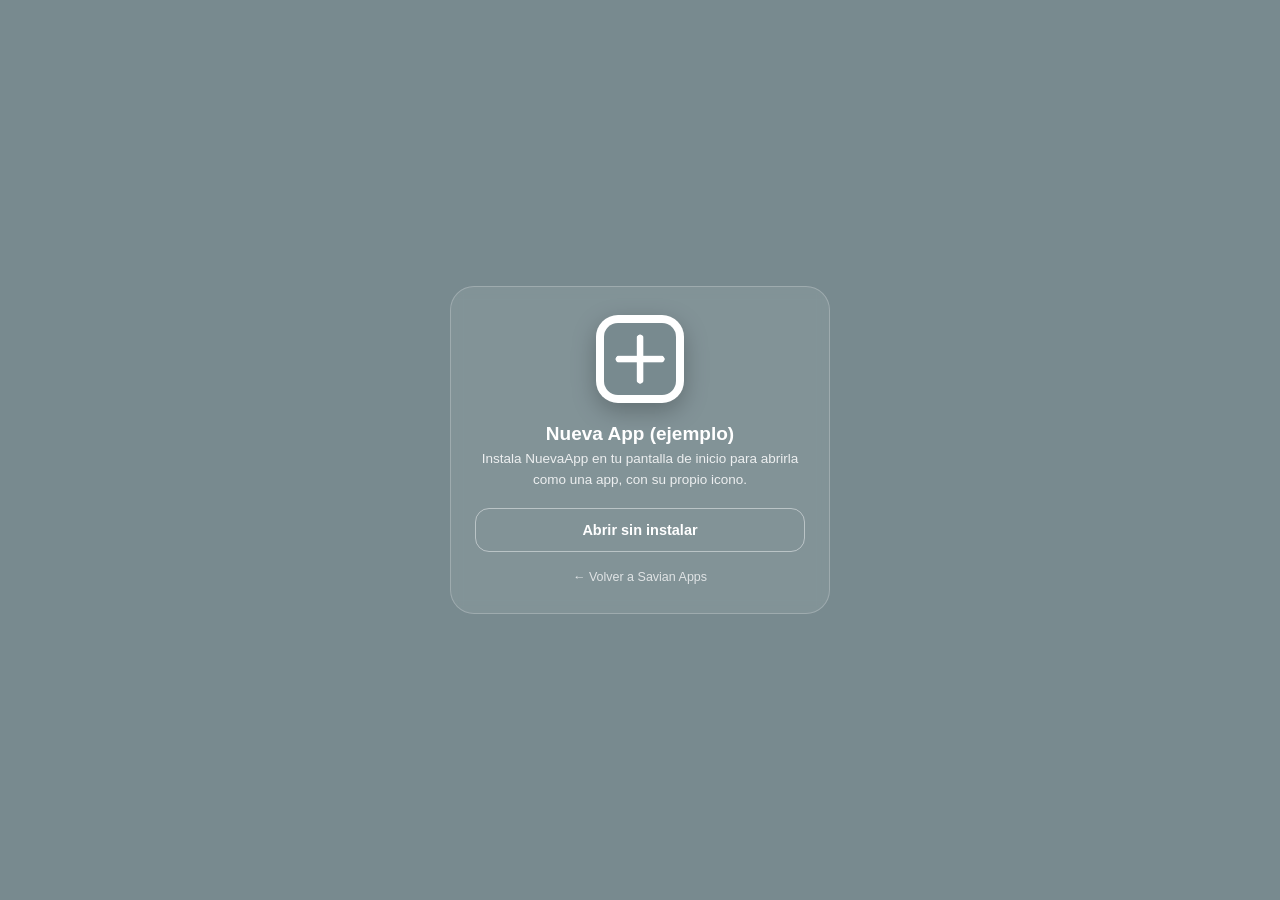
<file: interno_apps/interno_template/interno_index.html>
<!DOCTYPE html>
<html lang="es">
<head>
<meta charset="UTF-8" />
<meta name="viewport" content="width=device-width, initial-scale=1, viewport-fit=cover, maximum-scale=1" />
<title>Nueva App (ejemplo)</title>

<!--
  ══════════════════════════════════════════════════════════════════
  Mini-lanzador instalable de "Nueva App (ejemplo)".
  No es la herramienta en sí: es una página mínima, propia de Savian
  Apps, cuyo único trabajo es:
    1) Si ya está instalada (abierta desde su icono en el escritorio/
       pantalla de inicio) -> te manda directa a la web real, sin
       enseñar nada de esto.
    2) Si NO está instalada todavía (la abriste desde el botón
       "Descargar" del hub) -> te enseña cómo instalarla, con el
       nombre y el logo de "Nueva App (ejemplo)".
  Así cada app puede tener su propio icono independiente en el
  escritorio/pantalla de inicio, aunque en realidad todas sean webs.
  ══════════════════════════════════════════════════════════════════
-->

<link rel="manifest" href="interno_manifest.json" />
<meta name="theme-color" content="#788a8f" />
<meta name="mobile-web-app-capable" content="yes" />
<meta name="apple-mobile-web-app-capable" content="yes" />
<meta name="apple-mobile-web-app-status-bar-style" content="black-translucent" />
<meta name="apple-mobile-web-app-title" content="NuevaApp" />
<link rel="apple-touch-icon" href="interno_apple-touch-icon.png" />
<link rel="icon" href="interno_favicon.png" sizes="64x64" type="image/png" />

<style>
  :root{ --theme: #788a8f; }
  *{ box-sizing:border-box; }
  html,body{ height:100%; }
  body{
    margin:0;
    min-height:100%;
    display:flex; align-items:center; justify-content:center;
    background: var(--theme);
    font-family:-apple-system,BlinkMacSystemFont,"Segoe UI",Roboto,Helvetica,Arial,sans-serif;
    color:#fff;
    padding: 24px;
    padding-top: calc(24px + env(safe-area-inset-top));
    padding-bottom: calc(24px + env(safe-area-inset-bottom));
  }
  .box{
    width:100%; max-width:380px;
    background: rgba(255,255,255,0.08);
    border:1px solid rgba(255,255,255,0.22);
    border-radius:24px;
    padding:28px 24px;
    text-align:center;
    backdrop-filter: blur(6px);
  }
  .box img{
    width:88px; height:88px; border-radius:22px;
    background:#fff;
    padding:8px;
    box-shadow:0 8px 24px rgba(0,0,0,0.25);
  }
  .box h1{ font-size:19px; margin:16px 0 4px; }
  .box p{ font-size:13.5px; line-height:1.5; color:rgba(255,255,255,0.85); margin:0 0 18px; }
  .btn{
    display:block; width:100%;
    padding:13px 16px; margin-top:10px;
    border-radius:14px; border:none;
    font-size:14.5px; font-weight:600;
    text-decoration:none; cursor:pointer;
  }
  .btn-primary{ background:#fff; color: var(--theme); }
  .btn-ghost{ background:transparent; color:#fff; border:1px solid rgba(255,255,255,0.45); }
  .steps{ text-align:left; font-size:13px; line-height:1.6; color:rgba(255,255,255,0.9); margin:14px 0 0; padding-left:18px; }
  .back{ display:inline-block; margin-top:18px; font-size:12.5px; color:rgba(255,255,255,0.75); text-decoration:none; }
  .hidden{ display:none !important; }
</style>
</head>
<body>
  <div class="box">
    <img src="interno_icon-512.png" alt="" />
    <h1>Nueva App (ejemplo)</h1>
    <p id="msg">Instala NuevaApp en tu pantalla de inicio para abrirla como una app, con su propio icono.</p>

    <button id="install-btn" class="btn btn-primary hidden" type="button">Instalar NuevaApp</button>
    <ol id="ios-steps" class="steps hidden">
      <li>Toca el icono de compartir <strong>⬆️</strong> en la barra de Safari.</li>
      <li>Elige <strong>"Añadir a pantalla de inicio"</strong>.</li>
      <li>Confirma arriba a la derecha.</li>
    </ol>
    <ol id="generic-steps" class="steps hidden">
      <li>Abre el menú del navegador (⋮ o •••).</li>
      <li>Toca <strong>"Instalar aplicación"</strong> o <strong>"Añadir a pantalla de inicio"</strong>.</li>
    </ol>

    <a class="btn btn-ghost" href="https://ejemplo.savian.ai/">Abrir sin instalar</a>
    <a class="back" href="../../interno_index.html">← Volver a Savian Apps</a>
  </div>

<script>
  // ── EJEMPLO DE CONFIGURACIÓN: esto es lo único que cambia de una
  // app a otra. Si copias esta carpeta para una app nueva, ajusta
  // solo esta constante (y los textos de arriba, y el manifest.json,
  // y los iconos) — el resto del script es siempre igual.
  const APP_URL = "https://ejemplo.savian.ai/";

  function isStandalone(){
    return window.matchMedia("(display-mode: standalone)").matches || window.navigator.standalone === true;
  }

  if (isStandalone()){
    // Ya está instalada: esta pantalla no se ve nunca, pasamos directos a la herramienta real.
    location.replace(APP_URL);
  } else {
    const ua = navigator.userAgent;
    const isIOS = /iphone|ipad|ipod/i.test(ua) || (navigator.platform === "MacIntel" && navigator.maxTouchPoints > 1);
    const installBtn = document.getElementById("install-btn");
    let deferredPrompt = null;

    window.addEventListener("beforeinstallprompt", (e) => {
      e.preventDefault();
      deferredPrompt = e;
      installBtn.classList.remove("hidden");
    });

    installBtn.addEventListener("click", async () => {
      if (!deferredPrompt) return;
      deferredPrompt.prompt();
      await deferredPrompt.userChoice;
      deferredPrompt = null;
      installBtn.classList.add("hidden");
    });

    if (isIOS){
      document.getElementById("ios-steps").classList.remove("hidden");
    } else {
      // Si a los 2s Chrome no ha ofrecido el prompt nativo, mostramos el paso a paso manual.
      setTimeout(() => {
        if (!deferredPrompt) document.getElementById("generic-steps").classList.remove("hidden");
      }, 2000);
    }
  }
</script>
</body>
</html>
</file>
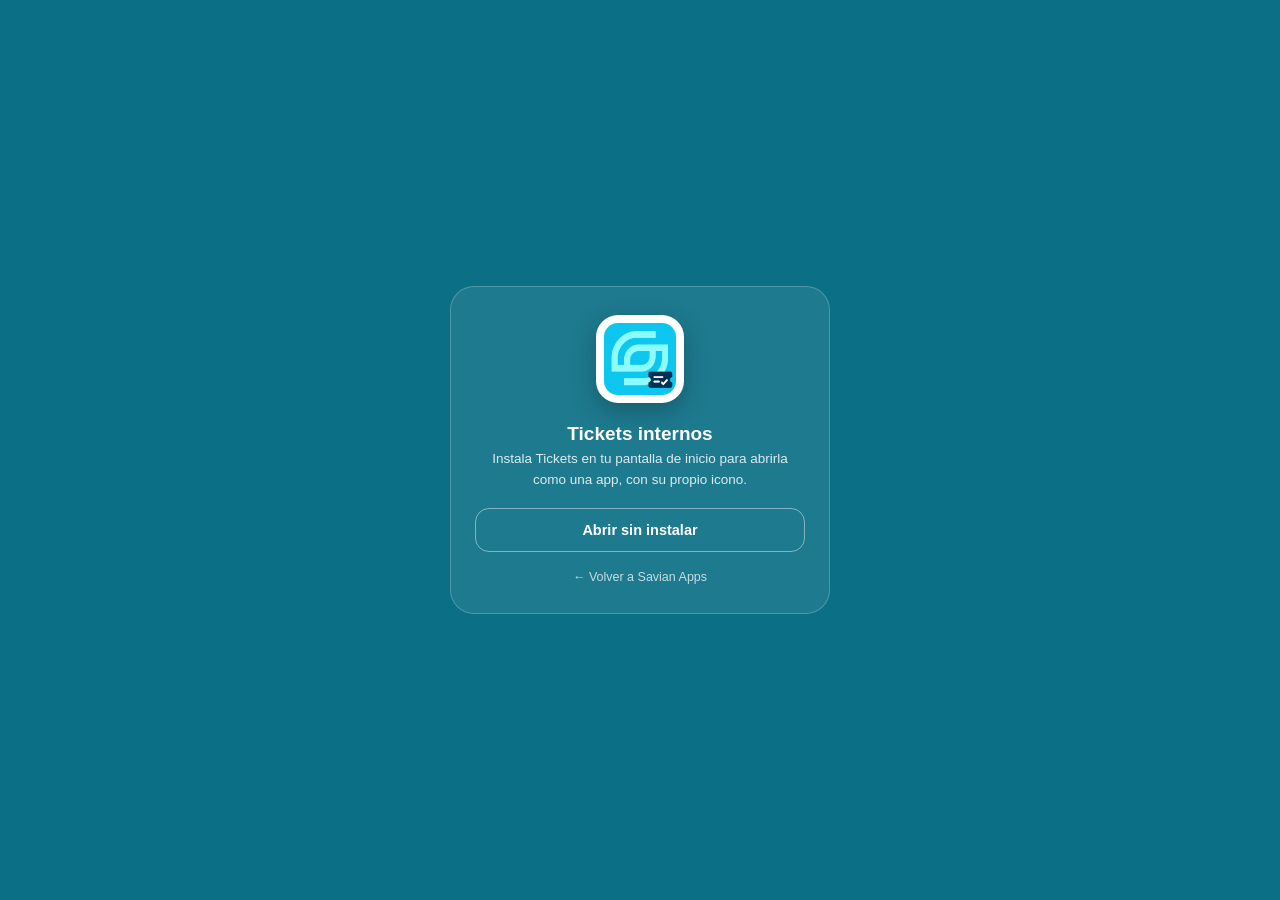
<file: interno_apps/interno_tickets/interno_index.html>
<!DOCTYPE html>
<html lang="es">
<head>
<meta charset="UTF-8" />
<meta name="viewport" content="width=device-width, initial-scale=1, viewport-fit=cover, maximum-scale=1" />
<title>Tickets internos</title>

<!--
  ══════════════════════════════════════════════════════════════════
  Mini-lanzador instalable de "Tickets internos".
  No es la herramienta en sí: es una página mínima, propia de Savian
  Apps, cuyo único trabajo es:
    1) Si ya está instalada (abierta desde su icono en el escritorio/
       pantalla de inicio) -> te manda directa a la web real, sin
       enseñar nada de esto.
    2) Si NO está instalada todavía (la abriste desde el botón
       "Descargar" del hub) -> te enseña cómo instalarla, con el
       nombre y el logo de "Tickets internos".
  Así cada app puede tener su propio icono independiente en el
  escritorio/pantalla de inicio, aunque en realidad todas sean webs.
  ══════════════════════════════════════════════════════════════════
-->

<link rel="manifest" href="interno_manifest.json" />
<meta name="theme-color" content="#0b6f86" />
<meta name="mobile-web-app-capable" content="yes" />
<meta name="apple-mobile-web-app-capable" content="yes" />
<meta name="apple-mobile-web-app-status-bar-style" content="black-translucent" />
<meta name="apple-mobile-web-app-title" content="Tickets" />
<link rel="apple-touch-icon" href="interno_apple-touch-icon.png" />
<link rel="icon" href="interno_favicon.png" sizes="64x64" type="image/png" />

<style>
  :root{ --theme: #0b6f86; }
  *{ box-sizing:border-box; }
  html,body{ height:100%; }
  body{
    margin:0;
    min-height:100%;
    display:flex; align-items:center; justify-content:center;
    background: var(--theme);
    font-family:-apple-system,BlinkMacSystemFont,"Segoe UI",Roboto,Helvetica,Arial,sans-serif;
    color:#fff;
    padding: 24px;
    padding-top: calc(24px + env(safe-area-inset-top));
    padding-bottom: calc(24px + env(safe-area-inset-bottom));
  }
  .box{
    width:100%; max-width:380px;
    background: rgba(255,255,255,0.08);
    border:1px solid rgba(255,255,255,0.22);
    border-radius:24px;
    padding:28px 24px;
    text-align:center;
    backdrop-filter: blur(6px);
  }
  .box img{
    width:88px; height:88px; border-radius:22px;
    background:#fff;
    padding:8px;
    box-shadow:0 8px 24px rgba(0,0,0,0.25);
  }
  .box h1{ font-size:19px; margin:16px 0 4px; }
  .box p{ font-size:13.5px; line-height:1.5; color:rgba(255,255,255,0.85); margin:0 0 18px; }
  .btn{
    display:block; width:100%;
    padding:13px 16px; margin-top:10px;
    border-radius:14px; border:none;
    font-size:14.5px; font-weight:600;
    text-decoration:none; cursor:pointer;
  }
  .btn-primary{ background:#fff; color: var(--theme); }
  .btn-ghost{ background:transparent; color:#fff; border:1px solid rgba(255,255,255,0.45); }
  .steps{ text-align:left; font-size:13px; line-height:1.6; color:rgba(255,255,255,0.9); margin:14px 0 0; padding-left:18px; }
  .back{ display:inline-block; margin-top:18px; font-size:12.5px; color:rgba(255,255,255,0.75); text-decoration:none; }
  .hidden{ display:none !important; }
</style>
</head>
<body>
  <div class="box">
    <img src="interno_icon-512.png" alt="" />
    <h1>Tickets internos</h1>
    <p id="msg">Instala Tickets en tu pantalla de inicio para abrirla como una app, con su propio icono.</p>

    <button id="install-btn" class="btn btn-primary hidden" type="button">Instalar Tickets</button>
    <ol id="ios-steps" class="steps hidden">
      <li>Toca el icono de compartir <strong>⬆️</strong> en la barra de Safari.</li>
      <li>Elige <strong>"Añadir a pantalla de inicio"</strong>.</li>
      <li>Confirma arriba a la derecha.</li>
    </ol>
    <ol id="generic-steps" class="steps hidden">
      <li>Abre el menú del navegador (⋮ o •••).</li>
      <li>Toca <strong>"Instalar aplicación"</strong> o <strong>"Añadir a pantalla de inicio"</strong>.</li>
    </ol>

    <a class="btn btn-ghost" href="https://app-saviansensor-manager-bdafetg6d6hrhyfh.northeurope-01.azurewebsites.net/tickets/">Abrir sin instalar</a>
    <a class="back" href="../../interno_index.html">← Volver a Savian Apps</a>
  </div>

<script>
  // ── EJEMPLO DE CONFIGURACIÓN: esto es lo único que cambia de una
  // app a otra. Si copias esta carpeta para una app nueva, ajusta
  // solo esta constante (y los textos de arriba, y el manifest.json,
  // y los iconos) — el resto del script es siempre igual.
  const APP_URL = "https://app-saviansensor-manager-bdafetg6d6hrhyfh.northeurope-01.azurewebsites.net/tickets/";

  function isStandalone(){
    return window.matchMedia("(display-mode: standalone)").matches || window.navigator.standalone === true;
  }

  if (isStandalone()){
    // Ya está instalada: esta pantalla no se ve nunca, pasamos directos a la herramienta real.
    location.replace(APP_URL);
  } else {
    const ua = navigator.userAgent;
    const isIOS = /iphone|ipad|ipod/i.test(ua) || (navigator.platform === "MacIntel" && navigator.maxTouchPoints > 1);
    const installBtn = document.getElementById("install-btn");
    let deferredPrompt = null;

    window.addEventListener("beforeinstallprompt", (e) => {
      e.preventDefault();
      deferredPrompt = e;
      installBtn.classList.remove("hidden");
    });

    installBtn.addEventListener("click", async () => {
      if (!deferredPrompt) return;
      deferredPrompt.prompt();
      await deferredPrompt.userChoice;
      deferredPrompt = null;
      installBtn.classList.add("hidden");
    });

    if (isIOS){
      document.getElementById("ios-steps").classList.remove("hidden");
    } else {
      // Si a los 2s Chrome no ha ofrecido el prompt nativo, mostramos el paso a paso manual.
      setTimeout(() => {
        if (!deferredPrompt) document.getElementById("generic-steps").classList.remove("hidden");
      }, 2000);
    }
  }
</script>
</body>
</html>
</file>
<file: regalo_estilo.css>
@charset "UTF-8";
:root{--wine:#260e19;--wine-light:#491c30;--cream:#f9edde;--gold:#ddbd8c;--muted:#c8b0b4;--serif:Georgia,'Times New Roman',serif;--sans:'Segoe UI',Arial,sans-serif}*{box-sizing:border-box}html{scroll-behavior:smooth}body{margin:0;background:var(--wine);color:var(--cream);font-family:var(--sans);font-size:16px;line-height:1.6}button,a{-webkit-tap-highlight-color:transparent}button{font:inherit;cursor:pointer}button:disabled{cursor:default}button,a{touch-action:manipulation}button:focus-visible,a:focus-visible{outline:3px solid var(--gold);outline-offset:7px}h1:focus,h2:focus{outline:none}[hidden]{display:none!important}h1,h2,h3,p,figure{margin:0}h1,h2,h3{font-family:var(--serif);font-weight:400;line-height:1.06;letter-spacing:-.045em}em{font-family:var(--serif);font-weight:400;color:var(--gold)}.grain{position:fixed;inset:0;pointer-events:none;z-index:20;opacity:.028;background-image:url("data:image/svg+xml,%3Csvg viewBox='0 0 180 180' xmlns='http://www.w3.org/2000/svg'%3E%3Cfilter id='n'%3E%3CfeTurbulence type='fractalNoise' baseFrequency='.9' numOctaves='3' stitchTiles='stitch'/%3E%3C/filter%3E%3Cpath fill='white' filter='url(%23n)' d='M0 0h180v180H0z'/%3E%3C/svg%3E")}.masthead{height:100px;padding:0 6%;display:flex;align-items:center;justify-content:space-between;position:relative;z-index:3;border-bottom:1px solid #e6c99717}.brand{letter-spacing:.24em;font-size:12px;font-weight:500;display:flex;align-items:center;gap:16px}.brand>span{font-size:32px;color:var(--gold);font-family:var(--serif)}.sound{color:var(--muted);background:transparent;border:1px solid #e6c99740;border-radius:30px;padding:7px 15px;font-size:12px}.sound:hover{color:var(--cream);border-color:var(--gold)}.screen{min-height:calc(100svh - 180px);animation:arrive .7s ease both}.intro{max-width:1440px;margin:auto;padding:35px 8% 40px;display:grid;grid-template-columns:1fr 1.08fr;align-items:center;gap:30px}.eyebrow{font-size:12px;letter-spacing:.22em;font-weight:500;color:var(--gold);line-height:1.7}.intro h1{font-size:clamp(58px,6.1vw,94px);margin:25px 0 30px}.intro h1 em{display:inline-block}.lead{color:#d7c3c7;font-size:17px;font-weight:300;line-height:1.75}.small-love{display:block;font-size:12px;color:var(--muted);margin-top:55px}.small-love span{color:var(--gold);font-size:22px;margin-left:8px}.gift-area{position:relative;text-align:center;padding-top:20px}.orbit{position:absolute;width:90%;aspect-ratio:1;left:5%;top:0;border:1px solid #e9c38f20;border-radius:50%;background:radial-gradient(circle,#9146572c 0%,#51203811 50%,transparent 72%)}.orbit:after{content:'';position:absolute;inset:25px;border:1px solid #e9c38f10;border-radius:50%}.gift{position:relative;display:block;background:none;border:0;padding:0;width:100%;color:var(--cream);transition:filter .2s,transform .2s}.gift img{display:block;width:100%;height:auto;max-height:430px;object-fit:contain;filter:drop-shadow(0 30px 22px #0007);animation:float 5s ease-in-out infinite;pointer-events:none}.gift:hover{filter:brightness(1.08)}.gift:active{transform:scale(.96)}.gift.bump img{animation:bump .24s ease}.gift.opening img{animation:box-open .7s ease forwards}.gift-tap{display:inline-flex;align-items:center;gap:14px;letter-spacing:.22em;font-size:12px;padding:9px 0 7px;border-bottom:1px solid #e3bd8344}.gift-tap>span{color:var(--gold);font-size:20px}.gift-caption{position:absolute;right:-12px;top:6%;z-index:1;transform:rotate(9deg);font:italic 17px var(--serif);color:var(--gold)}.spark{position:absolute;z-index:1;color:var(--gold)}.spark-one{font-size:43px;left:0;top:25%}.spark-two{font-size:20px;right:8%;top:65%}.opening-progress{position:relative;margin:25px auto 0;max-width:295px}.opening-progress>p:first-child{font-size:14px;color:var(--muted);min-height:24px}.progress-track{height:3px;border-radius:2px;background:#ffffff12;margin-top:15px;overflow:hidden}.progress-track>span{display:block;height:100%;width:0;background:var(--gold);transition:width .2s}.count{font-size:12px;letter-spacing:.1em;color:#ac8994;margin-top:10px}.journey{min-height:80px;display:flex;align-items:center;justify-content:center;gap:23px;padding:20px;color:#a1848c;font-size:11px;letter-spacing:.12em}.journey b{font-weight:400;margin-left:8px}.journey i{height:1px;width:45px;background:#e2c5942b}.journey .current{color:var(--gold)}.envelope-screen{text-align:center;padding:45px 20px}.envelope-screen h1{font-size:clamp(42px,5vw,70px);margin:18px 0 20px}.envelope{display:block;position:relative;margin:65px auto 35px;width:340px;height:215px;border:0;border-radius:5px;background:#c9a781;box-shadow:0 20px 45px #09030960;perspective:700px;isolation:isolate;transition:transform .3s}.envelope:hover{transform:translateY(-6px) rotate(-1deg)}.envelope-paper{position:absolute;left:15px;right:15px;top:-22px;height:210px;background:var(--cream);padding-top:30px;color:var(--wine);font:italic 21px var(--serif);box-shadow:0 -5px 15px #0001;transform:rotate(-3deg);border-radius:3px}.envelope-fold{position:absolute;inset:0;background:linear-gradient(33deg,#e6c6a1 49.5%,transparent 50%) left/51% 100% no-repeat,linear-gradient(-33deg,#e6c6a1 49.5%,transparent 50%) right/51% 100% no-repeat;z-index:2;border-radius:5px}.envelope:after{content:'';position:absolute;inset:0;background:#efd1ae;clip-path:polygon(0 0,100% 0,50% 61%);filter:drop-shadow(0 2px 1px #0002);z-index:3;transform-origin:top;transition:transform .5s}.seal{position:absolute;left:calc(50% - 29px);top:96px;border:3px double #c47982;width:58px;height:58px;border-radius:50%;background:#722c44;color:#f0bdaf;display:grid;place-items:center;font:30px var(--serif);z-index:4;box-shadow:0 3px 8px #0003}.envelope.open:after{transform:rotateX(180deg)}.envelope.open .seal{opacity:0}.envelope-instruction{font-size:14px;color:var(--muted)}.note-screen{display:grid;place-items:center;padding:38px 20px 50px}.letter{background:#f5e8d6;color:#422333;width:min(100%,650px);padding:38px 60px 34px;box-shadow:0 20px 100px #0004;position:relative;transform:rotate(-1deg);border-radius:2px}.letter-mark{position:absolute;right:34px;top:23px;font:42px var(--serif);color:#a16670}.letter .eyebrow{color:#916952}.letter h1{font-size:49px;margin:24px 0}.letter>p:not(.eyebrow){margin-top:18px;font-family:var(--serif);font-size:19px;line-height:1.65}.letter p em{color:#79374d}.letter .signature{font-style:italic;color:#8c425b}.letter-bottom{border-top:1px solid #b7896f55;margin-top:25px;padding-top:20px;display:flex;flex-direction:column;align-items:flex-start;gap:17px}.letter-bottom>span{font-size:12px;color:#795d56}.button{padding:14px 25px;border:1px solid transparent;border-radius:3px;font-size:14px;font-weight:500;transition:transform .2s,background .2s}.button:hover{transform:translateY(-2px)}.dark-button{background:#482035;color:var(--cream)}.dark-button:hover{background:#652d48}.note-screen.leaving .letter{animation:note-away .65s ease forwards}.reveal-screen{animation:arrive 1.3s ease both}.reveal-hero{position:relative;min-height:680px;height:calc(100svh - 100px);max-height:1000px;display:flex;align-items:center;overflow:hidden}.pool-photo,.hero-shade{position:absolute;inset:0;width:100%;height:100%;object-fit:cover}.pool-photo{object-position:60% center}.hero-shade{background:linear-gradient(90deg,#170e13e6 0%,#170e1390 43%,#170e131a 100%),linear-gradient(0deg,#260e19 0%,transparent 25%)}.hero-copy{position:relative;z-index:1;padding:70px 8%;width:100%}.hero-copy h1{font-size:clamp(56px,6.4vw,96px);max-width:860px;margin:22px 0 28px;line-height:1.05}.hero-copy h1 em{font-size:.83em}.hero-copy>p:not(.eyebrow){font-size:18px;line-height:1.8;color:#eddfd3}.discover-link{display:inline-flex;align-items:center;gap:30px;margin-top:40px;color:var(--gold);text-decoration:none;font-size:13px;border-bottom:1px solid #ddbd8c66;padding-bottom:10px}.discover-link>span{font-size:20px}.hero-side{position:absolute;right:35px;top:50%;writing-mode:vertical-rl;color:#efdbc5;letter-spacing:.3em;font-size:11px}.experience{padding:100px 8% 0;max-width:1500px;margin:auto;scroll-margin-top:35px}.experience-heading{text-align:center}.experience-heading h2{font-size:clamp(38px,4vw,60px);margin:20px 0 25px}.experience-heading>p:last-child{color:var(--muted);font-size:16px}.experience-grid{display:grid;grid-template-columns:1fr 1fr;gap:50px;align-items:stretch;margin-top:65px}.massage-photo{position:relative;min-height:535px;border-radius:220px 220px 3px 3px;overflow:hidden;background:#442433}.massage-photo img{width:100%;height:100%;position:absolute;inset:0;object-fit:cover;object-position:48% center}.massage-photo:after{content:'';position:absolute;inset:0;background:linear-gradient(transparent 60%,#130b10bb)}.massage-photo figcaption{position:absolute;bottom:30px;left:20px;right:20px;text-align:center;z-index:1;font:italic 23px var(--serif);color:#f5e8d6}.ticket{background:#f5e8d6;color:#482638;padding:28px 40px 30px;position:relative;box-shadow:0 12px 40px #0002;border-radius:3px}.ticket:before,.ticket:after{content:'';position:absolute;width:24px;height:24px;border-radius:50%;background:var(--wine);top:60%;left:-12px}.ticket:after{left:auto;right:-12px}.ticket-top{display:flex;justify-content:space-between;align-items:center;font-size:10px;letter-spacing:.14em;border-bottom:1px solid #7b57482b;padding-bottom:18px;margin-bottom:25px}.ticket-top>span:last-child{font-size:20px;color:#966d45}.ticket .eyebrow{color:#8e6843}.ticket h3{font-size:41px;margin:13px 0 18px;line-height:1.15}.ticket h3 em{color:#8b5948}.ticket-description{font-size:14px;color:#7b635e;line-height:1.8}.ticket dl{margin:25px 0 18px;border-top:1px dashed #7b574850;padding-top:14px}.ticket dl>div{display:flex;justify-content:space-between;gap:15px;padding:8px 0;font-size:13px}.ticket dt{color:#846859}.ticket dd{margin:0;text-align:right;color:#4a293a}.ticket .date-row{border-top:1px solid #7b574828;margin-top:7px;padding-top:13px}.date-row dd{font-family:var(--serif);font-size:18px;font-style:italic}.ticket-foot{font-size:12px;color:#896d60}.closing{text-align:center;padding:95px 0 85px}.closing-star{color:var(--gold);font-size:35px}.closing h2{font-size:clamp(42px,4.5vw,67px);margin:22px 0 18px;line-height:1.15}.closing>p{color:var(--muted);font-size:17px}.closing-actions{display:flex;justify-content:center;align-items:center;gap:25px;margin-top:35px}.outline-button{border-color:#d4b38c77;color:var(--gold);background:transparent}.outline-button:hover{background:#ddbd8c10}.text-button{color:var(--muted);font-size:12px;background:none;border:0;text-decoration:underline;text-underline-offset:5px;padding:10px 0}.text-button:hover{color:var(--cream)}.reveal-footer{border-top:1px solid #d4b38c22;padding:22px 8%;display:flex;justify-content:space-between;align-items:center;gap:20px}.reveal-footer>span{font-size:11px;letter-spacing:.17em;color:var(--gold)}body.revealed .journey{display:none}dialog{background:#f5e8d6;color:#482638;border:0;border-radius:8px;padding:40px;width:min(92vw,520px);max-height:90svh;overflow:auto;text-align:center}dialog::backdrop{background:#160911cc;backdrop-filter:blur(8px)}dialog .eyebrow{color:#8e6843}dialog h2{font-size:40px;margin:18px 0}dialog h2 em{color:#995269}dialog>p:not(.eyebrow){font-size:14px;color:#7b635e}.close-button{position:absolute;top:7px;right:15px;border:0;background:none;color:#6a3b4c;font-size:30px;min-width:40px;min-height:40px}.cards{display:grid;grid-template-columns:repeat(3,1fr);gap:12px;margin:25px 0}.card{aspect-ratio:1;border:1px solid #a07a69;border-radius:7px;background:#492136;color:#ddbd8c;font-size:30px;transition:transform .2s,background .25s}.card.flipped{background:#e3c6a7;color:#522339;transform:rotateY(0)}.card.matched{background:#f0dcc4;border-color:#ac794b;color:#784134;box-shadow:inset 0 0 0 3px #f5e8d6}#again{margin-top:18px}.no-js{position:fixed;inset:20% 10%;background:#f5e8d6;color:#482638;padding:40px;z-index:100}.particle{position:fixed;left:var(--x);top:-25px;color:var(--c);font-size:var(--s);animation:fall var(--d) ease-in forwards;z-index:25;pointer-events:none}#confetti{pointer-events:none;position:fixed;inset:0;overflow:hidden;z-index:25}.tap-heart{position:absolute;color:#e9c396;left:var(--x);top:var(--y);font-size:24px;pointer-events:none;animation:heart-up .8s ease-out forwards;z-index:10}@keyframes float{50%{transform:translateY(-12px) rotate(1deg)}}@keyframes bump{50%{transform:rotate(-4deg) scale(.96)}}@keyframes box-open{40%{transform:scale(1.08) rotate(4deg)}100%{transform:scale(1.3);opacity:0;filter:blur(8px)}}@keyframes arrive{from{opacity:0;transform:translateY(14px)}to{opacity:1;transform:none}}@keyframes note-away{to{transform:translateY(-70px) rotate(9deg);opacity:0}}@keyframes heart-up{to{transform:translateY(-110px) rotate(20deg);opacity:0}}@keyframes fall{to{transform:translateY(110vh) rotate(340deg);opacity:0}}@media(min-width:1600px){.intro{padding-left:5%;padding-right:5%}.gift img{max-height:520px}}@media(max-width:900px){.intro{padding-left:5%;padding-right:5%;gap:10px}.intro h1{font-size:60px}.gift-caption{right:0;font-size:14px}.experience{padding-left:5%;padding-right:5%}.experience-grid{gap:25px}.ticket{padding:25px}.ticket h3{font-size:35px}.ticket dl>div{font-size:12px}.hero-side{right:14px}}@media(max-width:650px){.masthead{height:74px;padding:0 6%}.brand{font-size:10px;letter-spacing:.17em;gap:9px}.brand>span{font-size:28px}.sound{font-size:11px;padding:7px 11px}.screen{min-height:calc(100svh - 139px)}.intro{grid-template-columns:1fr;text-align:center;padding:25px 22px 5px;gap:0}.eyebrow{font-size:10px;letter-spacing:.18em}.intro h1{font-size:clamp(44px,10.5vw,61px);margin:14px 0 14px;line-height:1.08}.intro h1 br{display:none}.intro .lead{font-size:14px;line-height:1.6}.intro .lead br{display:none}.small-love{display:none}.gift-area{width:min(100%,350px);margin:20px auto 0;padding:0}.orbit{width:83%;left:8.5%;top:0}.gift img{max-height:290px}.gift-caption{top:8%;right:-3px;font-size:13px}.spark-one{font-size:28px;left:4%;top:22%}.spark-two{right:9%;top:52%}.gift-tap{font-size:10px;padding-top:0}.opening-progress{margin-top:14px;max-width:260px}.opening-progress>p:first-child{font-size:12px}.count{font-size:10px;margin-top:7px}.progress-track{margin-top:9px}.journey{min-height:65px;gap:11px;padding:15px 10px;font-size:9px;letter-spacing:.06em}.journey b{margin-left:3px}.journey i{width:23px}.envelope-screen{padding-top:40px}.envelope-screen h1{font-size:45px}.envelope-screen .lead{font-size:15px}.envelope{width:min(310px,85vw);height:195px;margin-top:65px}.envelope-paper{font-size:19px;height:190px}.seal{top:85px}.envelope-instruction{font-size:12px}.note-screen{padding:30px 18px}.letter{padding:30px 26px;transform:rotate(-.6deg)}.letter h1{font-size:40px;margin:20px 0}.letter>p:not(.eyebrow){font-size:17px;margin-top:17px}.letter-mark{font-size:33px;right:23px;top:20px}.letter-bottom .button{width:100%;font-size:12px;padding:14px 12px}.letter-bottom>span{font-size:11px}.reveal-hero{min-height:620px;height:calc(100svh - 74px);max-height:850px}.hero-copy{padding:60px 7%}.hero-copy h1{font-size:clamp(51px,12vw,72px);margin-top:25px}.hero-copy h1 em{font-size:.86em}.hero-copy>p:not(.eyebrow){font-size:15px;line-height:1.8}.pool-photo{object-position:57% center}.hero-shade{background:linear-gradient(90deg,#170e13c9,#170e1340),linear-gradient(0deg,#260e19,transparent 45%)}.hero-side{display:none}.discover-link{font-size:12px;margin-top:32px}.experience{padding:65px 6% 0}.experience-heading h2{font-size:41px;line-height:1.12}.experience-heading>p:last-child{font-size:14px}.desktop-break{display:none}.experience-grid{grid-template-columns:1fr;margin-top:40px;gap:25px}.massage-photo{min-height:340px;border-radius:160px 160px 3px 3px}.massage-photo img{object-position:center 38%}.massage-photo figcaption{font-size:21px;bottom:24px}.ticket{padding:27px 29px}.ticket h3{font-size:41px}.ticket dl>div{font-size:13px}.ticket-top{font-size:9px}.closing{padding:55px 0}.closing h2{font-size:43px}.closing-actions{flex-direction:column;gap:12px}.reveal-footer{padding:25px 6%;flex-direction:column;gap:7px}.reveal-footer>span{font-size:10px}dialog{padding:35px 24px 27px}dialog h2{font-size:36px}.cards{gap:10px}}@media(prefers-reduced-motion:reduce){*,*:before,*:after{animation:none!important;transition:none!important;scroll-behavior:auto!important}.particle,.tap-heart{display:none}}@media(max-width:360px){.intro h1{font-size:41px}.gift img{max-height:245px}.ticket{padding:25px 22px}.ticket dl>div{font-size:12px}}
/* La sorpresa empieza con un juego y veinticinco velas. */
body.prelude .journey{display:none}
.game-screen{min-height:calc(100svh - 100px);display:grid;grid-template-columns:1.1fr 1fr;align-content:center;align-items:center;gap:40px 65px;max-width:1300px;margin:auto;padding:55px 7% 25px}
.game-intro h1{font-size:clamp(48px,5vw,73px);margin:22px 0 28px;line-height:1.1}
.game-intro h1 em{font-size:.95em}
.game-board{background:#f5e8d6;border-radius:8px;padding:25px 30px 28px;box-shadow:0 25px 70px #0003;transform:rotate(1deg);color:#482638;width:100%;max-width:440px;justify-self:center}
.game-board-top{display:flex;align-items:center;justify-content:space-between;font-size:10px;letter-spacing:.19em;color:#8e6843;border-bottom:1px solid #8e68432a;padding-bottom:14px}
.game-board-top span:last-child{font:27px var(--serif)}
.game-board .cards{margin:22px 0 24px;gap:13px}
.game-board .card{min-width:0;font-size:33px;box-shadow:0 4px 9px #48263812}
.game-board #game-status{text-align:center;font-size:14px;min-height:46px;display:grid;place-items:center;line-height:1.5;color:#603649}
.game-foot{text-align:center;font-size:11px;color:#8c7266;margin-top:12px}
.prelude-foot{grid-column:1/-1;text-align:center;font-size:10px;letter-spacing:.2em;color:var(--muted);padding-top:25px}
.birthday-screen{min-height:calc(100svh - 100px);padding:35px 20px 32px;text-align:center;overflow:hidden}
.birthday-screen h1{font-size:clamp(39px,4.3vw,66px);line-height:1.12;margin:15px 0 0}
.birthday-scene{position:relative;isolation:isolate;display:flex;align-items:flex-end;justify-content:center;gap:0;max-width:740px;margin:0 auto}
.cake-glow{position:absolute;inset:0 8% 0 0;z-index:-1;border-radius:50%;background:radial-gradient(ellipse,#b577482b,transparent 67%)}
.birthday-cake{display:block;width:70%;height:auto;max-width:470px;filter:drop-shadow(0 20px 22px #0004)}
.little-gift{position:relative;width:24%;max-width:160px;flex-shrink:0;background:none;border:0;padding:0;color:var(--cream);margin:0 0 47px -10px;transition:transform .2s;transform:rotate(3deg)}
.little-gift img{display:block;width:100%;height:auto;filter:drop-shadow(0 15px 13px #0004);animation:float 4s ease-in-out infinite}
.little-gift:hover{transform:rotate(0) scale(1.06)}
.little-gift-hint{position:absolute;bottom:calc(100% + 10px);left:50%;width:220px;transform:translateX(-50%) rotate(5deg);font:italic 18px var(--serif);color:var(--gold)}
.little-gift-label{display:block;font-size:10px;letter-spacing:.12em;margin-top:12px;border-bottom:1px solid #ddbd8c66;padding-bottom:7px}
.birthday-wish{font:italic 20px var(--serif);color:#dcc1bd;margin-top:5px}
.birthday-wish span{color:var(--gold)}
@media(max-width:900px){.game-screen{gap:35px;padding-left:5%;padding-right:5%}.game-intro h1{font-size:50px}.game-board{padding:22px}.birthday-scene{max-width:660px}}
@media(max-width:650px){.game-screen{min-height:calc(100svh - 74px);grid-template-columns:1fr;gap:25px;padding:28px 24px 20px;align-content:center;text-align:center}.game-intro h1{font-size:clamp(35px,9.4vw,47px);margin:14px 0 16px}.game-intro .lead{font-size:14px;line-height:1.6}.game-intro .lead br{display:none}.game-board{max-width:330px;padding:17px 22px 18px;transform:rotate(.7deg)}.game-board-top{font-size:9px;padding-bottom:10px}.game-board .cards{gap:11px;margin:15px 0}.game-board .card{font-size:29px}.game-board #game-status{font-size:12px;min-height:35px}.game-foot{font-size:10px;margin-top:6px}.prelude-foot{font-size:9px;letter-spacing:.12em;padding-top:0}.birthday-screen{min-height:calc(100svh - 74px);padding:40px 17px 30px;display:flex;flex-direction:column;justify-content:center}.birthday-screen h1{font-size:clamp(35px,9vw,48px);margin:18px 0 22px}.birthday-scene{width:100%;max-width:440px;margin:0 auto 30px}.birthday-cake{width:77%;margin-left:-20px}.little-gift{width:28%;margin-left:-16px;margin-bottom:10px}.little-gift-hint{font-size:14px;width:150px;left:35%;bottom:calc(100% + 21px)}.little-gift-label{font-size:8px;letter-spacing:.06em;margin-top:15px}.birthday-wish{font-size:17px;line-height:1.5;max-width:290px;align-self:center}.letter .signature{font-size:19px}}
</file>
